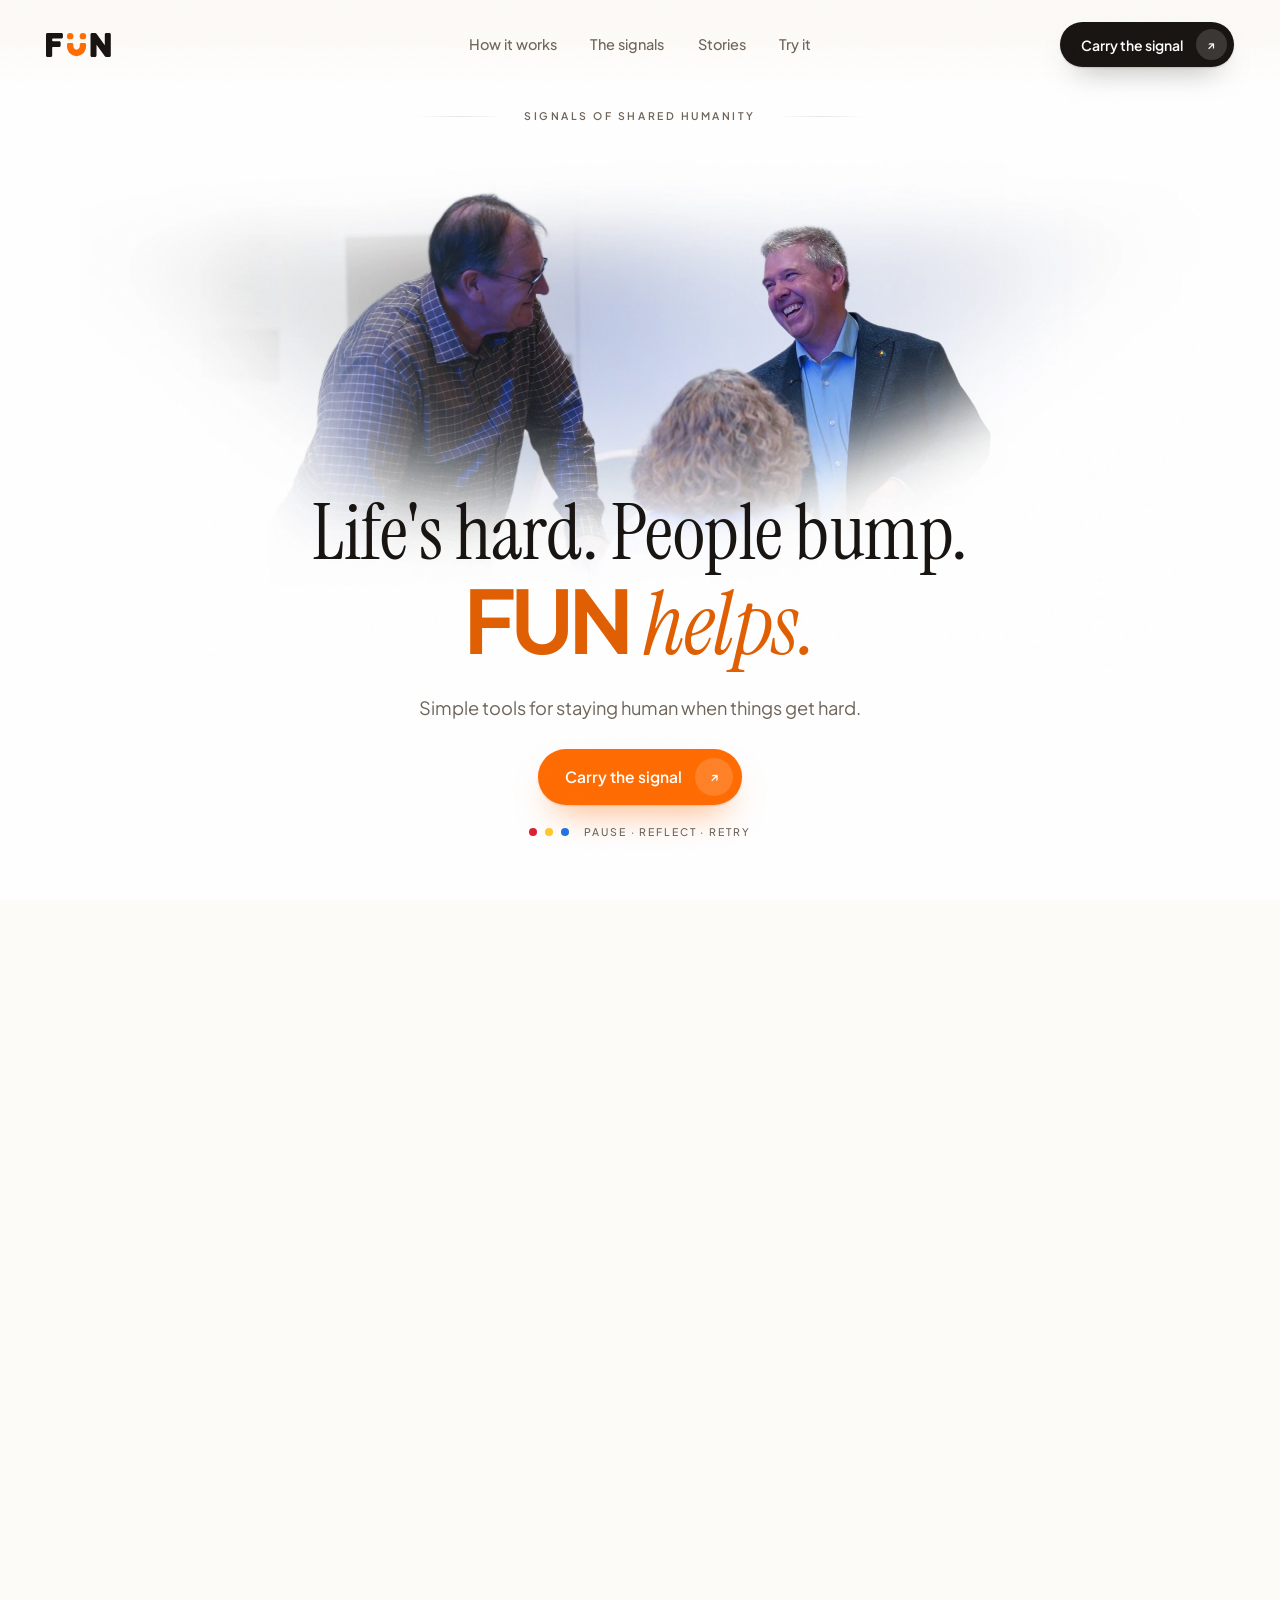
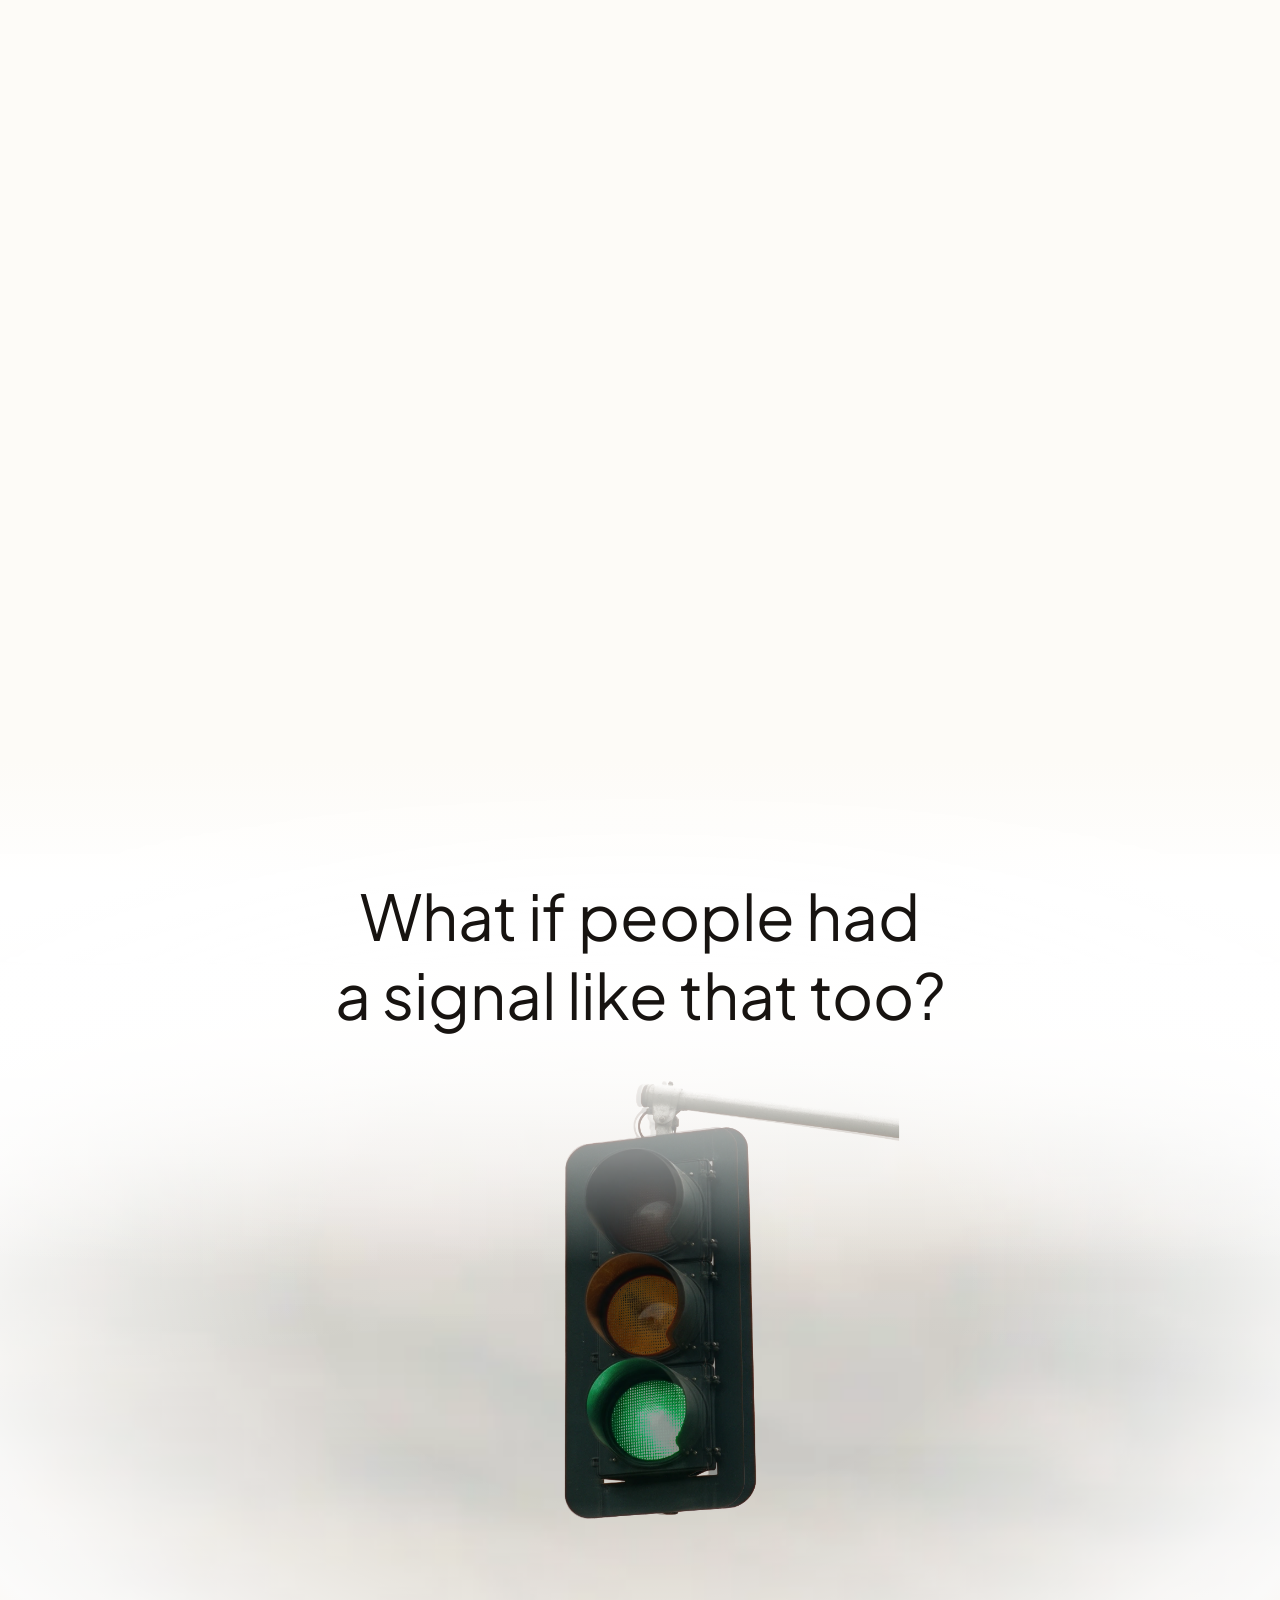
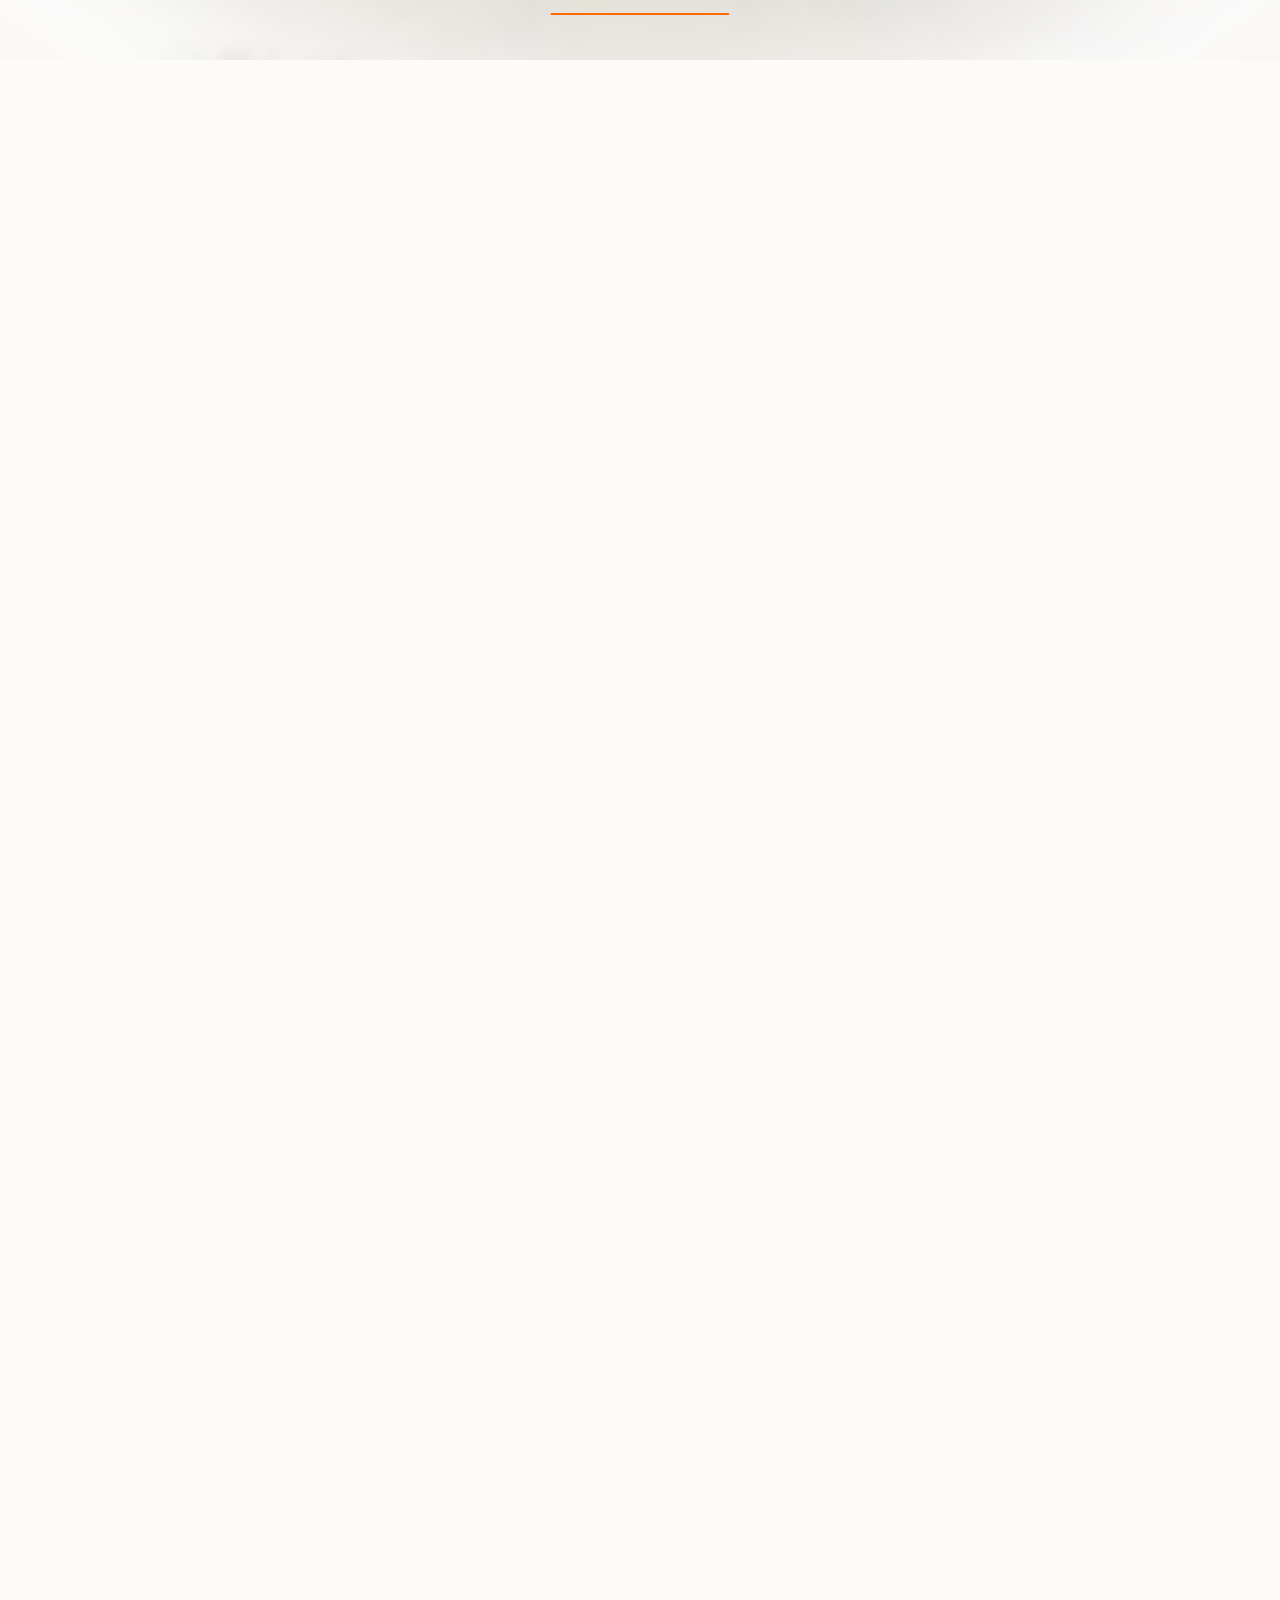
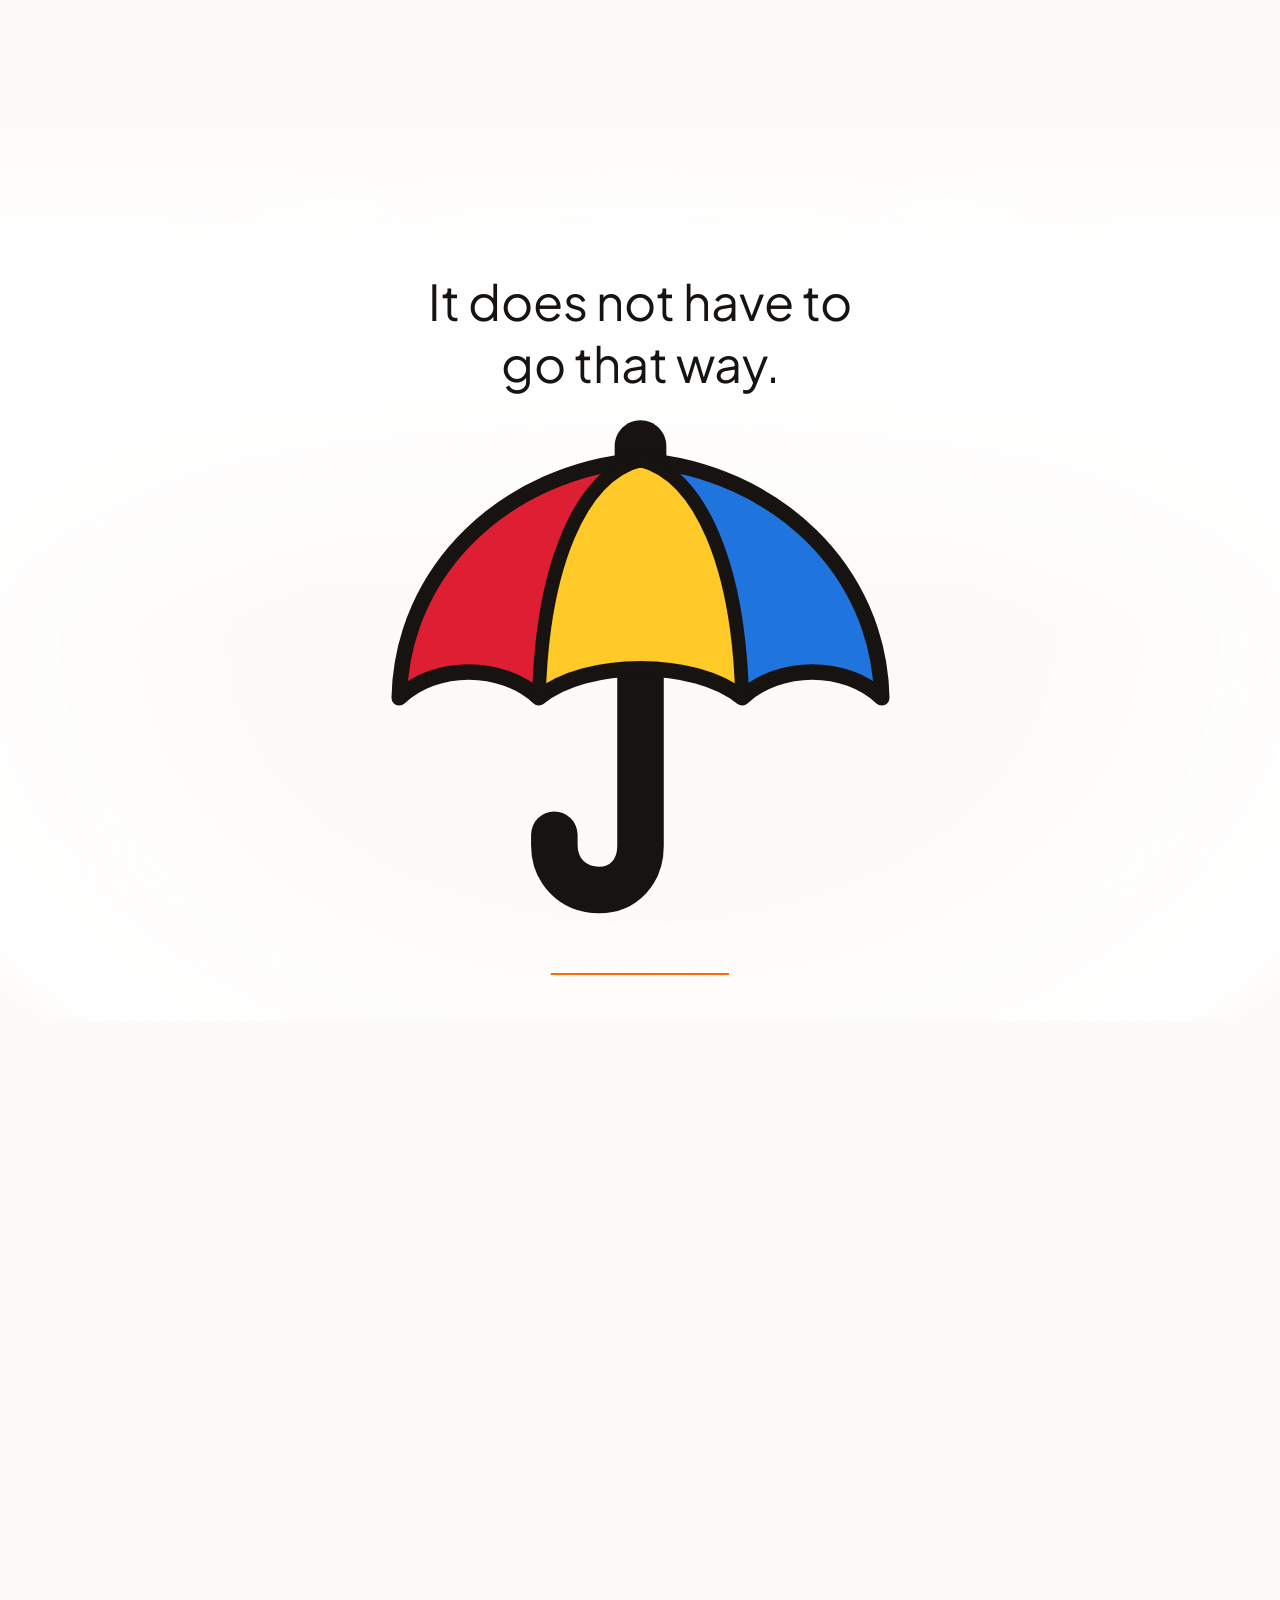
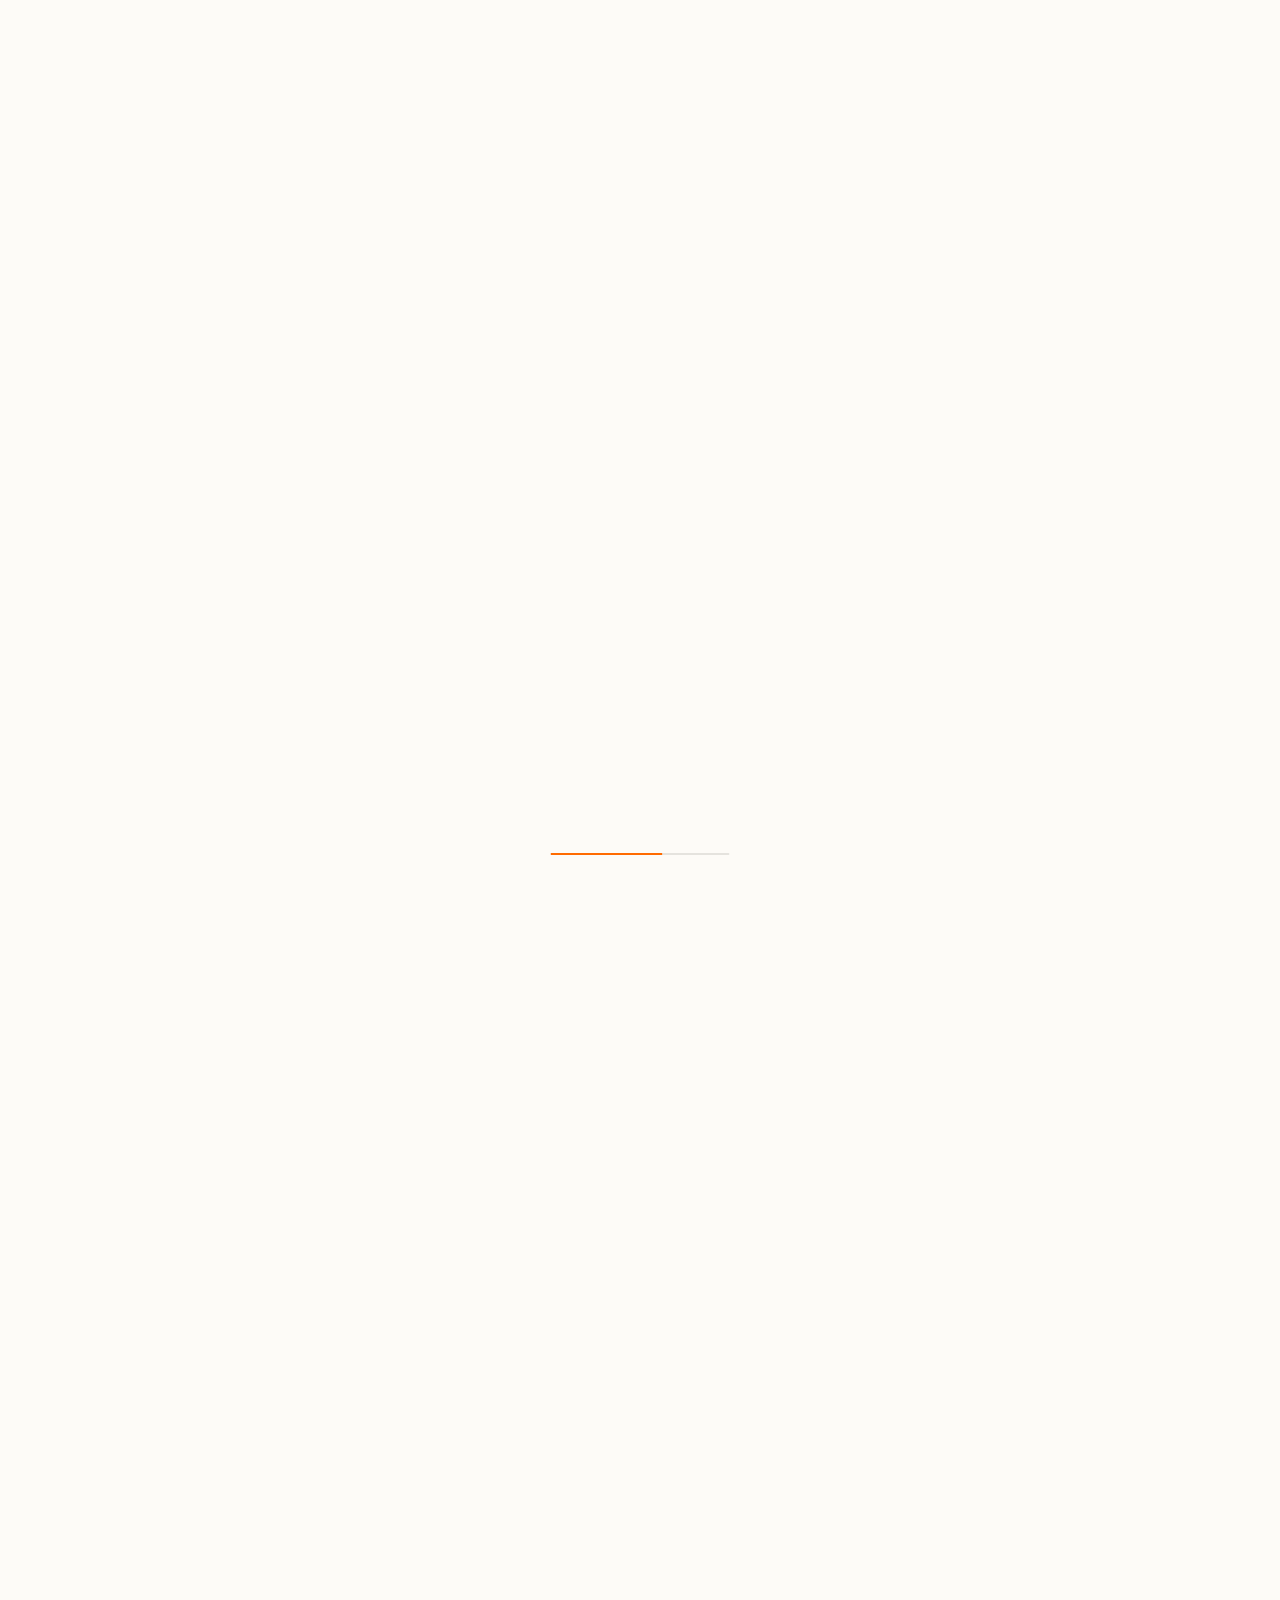
<file: index.html>
<!doctype html>
<html lang="en">
<head>
<meta charset="utf-8">
<meta name="viewport" content="width=device-width, initial-scale=1, viewport-fit=cover">
<title>FUN · Life's hard. People bump. FUN helps.</title>
<meta name="description" content="FUN is a small symbol for the moment things get hard. Pause. Reflect. Retry.">
<meta name="robots" content="noindex,nofollow">
<meta name="twitter:card" content="summary_large_image">
<meta property="og:image:height" content="630">
<meta property="og:image:width" content="1200">
<meta property="og:image" content="https://whyfun.org/assets/og.jpg">
<meta property="og:url" content="https://whyfun.org/">
<meta property="og:description" content="FUN is a small symbol for the moment things get hard. Pause. Reflect. Retry.">
<meta property="og:title" content="Life&#39;s hard. People bump. FUN helps.">
<meta property="og:site_name" content="FUN">
<meta property="og:type" content="website">
<link rel="canonical" href="https://whyfun.org/">
<link rel="icon" href="favicon.svg" type="image/svg+xml">
<link rel="preconnect" href="https://fonts.googleapis.com">
<link rel="preconnect" href="https://fonts.gstatic.com" crossorigin>
<link rel="stylesheet" href="https://fonts.googleapis.com/css2?family=Instrument+Serif:ital@0;1&family=Plus+Jakarta+Sans:wght@400;500;600;700&display=swap">
<link rel="stylesheet" href="site.css">
<style>

  /* -------------------------------------------------------------- hero */
  .hero { position:relative; min-height:100dvh; display:grid; place-items:center; overflow:hidden; padding:88px 20px 40px; }
  .hero .wrap { text-align:center; }
  .stage { position:relative; margin-top:-86px; }
  .photo { position:relative; width:min(1120px,100%); margin-inline:auto; }
  .photo::before {
    content:""; position:absolute; inset:-46% -34%;
    background:radial-gradient(76% 88% at 50% 48%, #fff 80%, rgba(255,255,255,.5) 92%, rgba(255,255,255,0) 100%);
    pointer-events:none;
  }
  .photo img { position:relative; display:block; width:100%; height:auto; }
  .head { position:relative; z-index:6; margin-top:-17%; }
  .l1 { display:block; font-size:clamp(2.6rem, 0.4rem + 5.6vw, 6.2rem); }
  .l2 { display:block; font-size:clamp(2.9rem, 0.4rem + 6.3vw, 7rem); margin-top:.02em; }
  .l2 b { font-family:var(--sans); font-weight:700; font-style:normal; letter-spacing:-.045em; color:var(--orange-type); }
  .l2 em { font-style:italic; color:var(--orange-type); }
  .sub { margin:24px auto 0; max-width:46ch; font-size:clamp(1rem, 0.9rem + 0.3vw, 1.2rem); line-height:1.6; color:var(--soft); }
  .act { margin-top:26px; display:flex; justify-content:center; }
  .signals { display:flex; align-items:center; justify-content:center; gap:8px; margin-top:22px; }
  .signals i { width:8px; height:8px; border-radius:50%; display:block; }
  .signals span { font:500 10.5px/1 var(--sans); letter-spacing:.18em; text-transform:uppercase; color:var(--soft); margin-left:7px; }
  @media (max-width:760px){ .head { margin-top:-10%; } .stage { margin-top:-40px; } }

  /* ------------------------------------------------------------- close */
  .closing { padding:clamp(90px,14vh,170px) 20px clamp(40px,6vh,70px); text-align:center; }
  .practice { margin-top:44px; display:grid; gap:16px; justify-items:center; }
  .practice[hidden] { display:none; }
  .pstep { display:flex; align-items:center; gap:16px; text-align:left; max-width:30rem; opacity:0; transform:translateY(10px); transition:opacity .6s var(--ease), transform .6s var(--ease); }
  .pstep.on { opacity:1; transform:none; }
  .pstep i { width:20px; height:20px; border-radius:50%; flex:none; display:block; }
  .pstep b { font-family:var(--serif); font-weight:400; font-size:1.25rem; }
  .pstep span { color:var(--soft); }

  .bezel { padding:10px; border-radius:30px; background:rgba(23,19,16,.035); box-shadow:inset 0 0 0 1px rgba(23,19,16,.06); }
  .bezel__in {
    border-radius:21px; overflow:hidden; position:relative; background:#fff;
    box-shadow:0 1px 2px rgba(60,40,20,.06), 0 30px 60px -30px rgba(60,40,20,.34), inset 0 1px 0 rgba(255,255,255,.7);
  }
  .bezel__in img, .bezel__in video { display:block; width:100%; height:auto; }

  /* hero entrance */
  .rv { display:inline-block; overflow:hidden; vertical-align:bottom; padding-bottom:.16em; margin-bottom:-.16em; }
  .rv > span { display:inline-block; transform:translateY(112%); opacity:0; filter:blur(7px); }
  .ready .rv > span {
    transform:none; opacity:1; filter:blur(0);
    transition:transform .95s var(--ease), opacity .8s var(--ease), filter .8s var(--ease);
    transition-delay:var(--d,0s);
  }
  .fade { opacity:0; transform:translateY(18px); filter:blur(9px); }
  .ready .fade {
    opacity:1; transform:none; filter:blur(0);
    transition:opacity .9s var(--ease), transform .9s var(--ease), filter .9s var(--ease);
    transition-delay:var(--d,0s);
  }
  .hero .photo img { opacity:0; transform:scale(1.035); filter:blur(14px); }
  .ready .hero .photo img {
    opacity:1; transform:none; filter:blur(0);
    transition:opacity 1.5s var(--ease), transform 1.8s var(--ease), filter 1.4s var(--ease);
    transition-delay:.05s;
  }
  @media (prefers-reduced-motion:reduce){
    .rv > span, .fade, .hero .photo img { opacity:1 !important; transform:none !important; filter:none !important; transition:none !important; }
  }
</style>
<link rel="stylesheet" href="scenes.css">
</head>
<body>
<div class="grain"></div>
<!-- the flat umbrella, drawn once and used wherever the mark appears -->
<svg width="0" height="0" style="position:absolute" aria-hidden="true">
  <defs>
    <symbol id="umbSym" viewBox="0 0 600 600">
      <path d="M300 298V506C300 536 280 557 252 557C221 557 200 534 200 505V493" fill="none" stroke="#171310" stroke-width="54" stroke-linecap="round" stroke-linejoin="round"/>
      <path d="M270 62V42C270 25.4 283.4 12 300 12C316.6 12 330 25.4 330 42V62Z" fill="#171310"/>
      <path d="M20 334C23 186 143 71 300 58C230 76 186 181 182 334C139 294 62 294 20 334Z" fill="#DD1E33"/>
      <path d="M300 58C230 76 186 181 182 334C236 289 364 289 418 334C414 181 370 76 300 58Z" fill="#FFC928"/>
      <path d="M300 58C370 76 414 181 418 334C461 294 538 294 580 334C577 186 457 71 300 58Z" fill="#1F74DD"/>
      <path d="M20 334C23 186 143 71 300 58C457 71 577 186 580 334C538 294 461 294 418 334C364 289 236 289 182 334C139 294 62 294 20 334Z" fill="none" stroke="#171310" stroke-width="18" stroke-linecap="round" stroke-linejoin="round"/>
      <path d="M300 58C230 76 186 181 182 334" fill="none" stroke="#171310" stroke-width="16" stroke-linecap="round"/>
      <path d="M300 58C370 76 414 181 418 334" fill="none" stroke="#171310" stroke-width="16" stroke-linecap="round"/>
    </symbol>
  </defs>
</svg>

<nav class="nav">
  <a class="brand fade" style="--d:.15s" href="#top" aria-label="FUN home">
    <svg viewBox="0 0 1080 400" role="img" aria-label="FUN">
      <path fill="#171310" d="M25 0 H257 C271 0 282 11 282 25 V66 C282 80 271 91 257 91 H115 C108 91 103 96 103 103 V126 C103 133 108 138 115 138 H220 C234 138 244 149 244 163 V210 C244 224 234 235 220 235 H115 C108 235 103 240 103 247 V375 C103 389 92 400 78 400 H25 C11 400 0 389 0 375 V25 C0 11 11 0 25 0 Z"/>
      <circle cx="403" cy="53" r="53" fill="#FF6B00"/><circle cx="615" cy="53" r="53" fill="#FF6B00"/>
      <path fill="#FF6B00" d="M375 165 C361 165 350 176 350 190 V218 C350 311 421 386 509 386 C597 386 668 311 668 218 V190 C668 176 657 165 643 165 H588 C574 165 563 176 563 190 V218 C563 251 539 279 509 279 C479 279 456 251 456 218 V190 C456 176 445 165 431 165 Z"/>
      <path fill="#171310" d="M767 0 H818 C828 0 836 4 842 13 L980 204 V25 C980 11 991 0 1005 0 H1055 C1069 0 1080 11 1080 25 V375 C1080 389 1069 400 1055 400 H1005 C995 400 987 396 981 387 L842 195 V375 C842 389 831 400 817 400 H767 C753 400 742 389 742 375 V25 C742 11 753 0 767 0 Z"/>
    </svg>
  </a>
  <span class="navlinks fade" style="--d:.2s">
    <a href="#pressure">How it works</a><a href="#signals">The signals</a><a href="#stories">Stories</a><a href="#try">Try it</a>
  </span>
  <span class="navend fade" style="--d:.25s">
    <a class="cta" href="join.html">Carry the signal <span class="cta__i" aria-hidden="true">↗</span></a>
  </span>
</nav>

<!-- ========================================================== HERO -->
<section class="hero" id="top">
  <div class="wrap">
    <p class="eyebrow fade" style="--d:.35s">Signals of shared humanity</p>
    <div class="stage">
      <figure class="photo">
        <img src="assets/hero-wide.webp" width="1920" height="1080"
             alt="Darren Nielson laughing with two guests at FUNFest 2025.">
      </figure>
      <div class="head">
        <h1>
          <span class="l1">
            <span class="rv" style="--d:.65s"><span>Life's hard.</span></span>
            <span class="rv" style="--d:.95s"><span>People bump.</span></span>
          </span>
          <span class="l2"><span class="rv" style="--d:1.3s"><span><b>FUN</b> <em>helps.</em></span></span></span>
        </h1>
        <p class="sub fade" style="--d:1.75s">Simple tools for staying human when things get hard.</p>
        <div class="act fade" style="--d:1.95s">
          <a class="cta cta--lg cta--orange" href="join.html">Carry the signal <span class="cta__i" aria-hidden="true">↗</span></a>
        </div>
        <div class="signals fade" style="--d:2.15s">
          <i style="background:var(--red)"></i><i style="background:var(--gold)"></i><i style="background:var(--blue)"></i>
          <span>Pause · Reflect · Retry</span>
        </div>
      </div>
    </div>
  </div>
</section>

<!-- ======================================================== NAMING -->
<section class="scene" data-scene data-len="340" id="mark">
  <div class="scene__pin"><div class="scene__inner">
    <div class="wm">
      <svg viewBox="0 0 1080 400" role="img" aria-label="FUN">
        <defs>
          <clipPath id="wmSmile"><rect class="wm-shutter" x="346" width="326"/></clipPath>
        </defs>
        <path class="wm-f" fill="#171310" d="M25 0 H257 C271 0 282 11 282 25 V66 C282 80 271 91 257 91 H115 C108 91 103 96 103 103 V126 C103 133 108 138 115 138 H220 C234 138 244 149 244 163 V210 C244 224 234 235 220 235 H115 C108 235 103 240 103 247 V375 C103 389 92 400 78 400 H25 C11 400 0 389 0 375 V25 C0 11 11 0 25 0 Z"/>
        <circle class="wm-dot" cx="403" cy="53" r="53" fill="#FF6B00"/>
        <circle class="wm-dot" cx="615" cy="53" r="53" fill="#FF6B00"/>
        <path class="wm-smile" clip-path="url(#wmSmile)" fill="#FF6B00" d="M375 165 C361 165 350 176 350 190 V218 C350 311 421 386 509 386 C597 386 668 311 668 218 V190 C668 176 657 165 643 165 H588 C574 165 563 176 563 190 V218 C563 251 539 279 509 279 C479 279 456 251 456 218 V190 C456 176 445 165 431 165 Z"/>
        <path class="wm-n" fill="#171310" d="M767 0 H818 C828 0 836 4 842 13 L980 204 V25 C980 11 991 0 1005 0 H1055 C1069 0 1080 11 1080 25 V375 C1080 389 1069 400 1055 400 H1005 C995 400 987 396 981 387 L842 195 V375 C842 389 831 400 817 400 H767 C753 400 742 389 742 375 V25 C742 11 753 0 767 0 Z"/>
      </svg>
    </div>
    <div class="beats" style="margin-top:38px">
      <div class="beat" data-beat=".56 1.01">
        <p class="wm-line">is a symbol to help you stay yourself<br>when things get hard.</p>
      </div>
    </div>
    <div class="scene__rail"><i></i></div>
  </div></div>
</section>



<!-- ====================================================== PRESSURE -->


<section class="scene scene--full" data-scene data-len="640" id="pressure">
  <div class="scene__pin"><div class="scene__inner">
    <div class="cam" id="lcam" data-shift="0.06" data-over="1.15">
      <div class="cam__world" id="lworld">
        <canvas class="cam__clip" id="clip" width="1280" height="710" role="img"
                aria-label="Two cars, both stopped, then both moving into the same intersection with no signal between them."></canvas>
        <div class="cam__fade" aria-hidden="true"></div>
        <!-- the traffic light, cut out of its own sky and hung over the
             intersection. it is the signal the scene is about to lose. -->
        <div class="light" id="light" aria-hidden="true">
          <img class="ls ls--g" src="assets/light-g.webp" width="900" height="912" alt="">
          <img class="ls ls--y" src="assets/light-y.webp" width="900" height="912" alt="">
          <img class="ls ls--r" src="assets/light-r.webp" width="900" height="912" alt="">
        </div>
      </div>
    </div>
    <div class="beats">
      <div class="beat" data-beat="0 .14"><p class="h2">You already know<br>what these mean.</p></div>
      <div class="beat" data-beat=".14 .30"><p class="h2">Nobody argues with a red light.</p></div>
      <div class="beat" data-beat=".30 .46"><p class="h2">Now take the signal away.</p></div>
      <div class="beat" data-beat=".46 .58"><p class="h2">Cars aren't the only thing<br>that crashes.</p></div>
      <div class="beat" data-beat=".58 .68"><p class="h2">So do our <span class="swap"><span class="swap__a">words.</span><span class="swap__b">actions.</span></span></p></div>
      <div class="beat" data-beat=".68 .80"><p class="h2">A red light doesn't stop<br>a car from crashing.</p></div>
      <div class="beat" data-beat=".80 .90"><p class="h2">It helps a person<br>choose to stop.</p></div>
      <div class="beat" data-beat=".90 1.01"><p class="h2">What if people had<br>a signal like that too?</p></div>
    </div>
    <div class="scene__rail"><i></i></div>
  </div></div>
</section>

<!-- ====================================== THE TURN: camera pull-back -->
<section class="scene scene--full" data-scene data-len="520" id="turn">
  <div class="scene__pin"><div class="scene__inner">
    <div class="cam" id="cam" data-shift="0.20" data-over="1.35">
      <div class="cam__world" id="world">
        <img class="cam__photo" src="assets/hero-clean.webp" width="1920" height="1080"
             alt="Darren Nielson laughing with two guests at FUNFest.">
        <div class="cam__fade" aria-hidden="true"></div>
        <!-- the real pin, placed where it sits on the lapel. the photograph
             carries no pin of its own, so this is the only one in the scene -->
        <img class="cam__pin" id="pin" src="assets/pin.webp" alt="">
      </div>
      <!-- the flat brand mark. it holds first, then becomes the object above. -->
      <div class="cam__flat" id="flat" aria-hidden="true">
        <svg viewBox="0 0 600 600">
          <path d="M300 298V506C300 536 280 557 252 557C221 557 200 534 200 505V493" fill="none" stroke="#171310" stroke-width="54" stroke-linecap="round" stroke-linejoin="round"/>
          <path d="M270 62V42C270 25.4 283.4 12 300 12C316.6 12 330 25.4 330 42V62Z" fill="#171310"/>
          <path d="M20 334C23 186 143 71 300 58C230 76 186 181 182 334C139 294 62 294 20 334Z" fill="#DD1E33"/>
          <path d="M300 58C230 76 186 181 182 334C236 289 364 289 418 334C414 181 370 76 300 58Z" fill="#FFC928"/>
          <path d="M300 58C370 76 414 181 418 334C461 294 538 294 580 334C577 186 457 71 300 58Z" fill="#1F74DD"/>
          <path d="M20 334C23 186 143 71 300 58C457 71 577 186 580 334C538 294 461 294 418 334C364 289 236 289 182 334C139 294 62 294 20 334Z" fill="none" stroke="#171310" stroke-width="18" stroke-linecap="round" stroke-linejoin="round"/>
          <path d="M300 58C230 76 186 181 182 334" fill="none" stroke="#171310" stroke-width="16" stroke-linecap="round"/>
          <path d="M300 58C370 76 414 181 418 334" fill="none" stroke="#171310" stroke-width="16" stroke-linecap="round"/>
        </svg>
      </div>
    </div>
    <div class="beats" style="margin-top:34px">
      <div class="beat" data-beat="0 .2"><p class="h2">This is FUN's signal.</p></div>
      <div class="beat" data-beat=".2 .42"><p class="h2">Small enough to wear.</p></div>
      <div class="beat" data-beat=".42 .72"><p class="h2">Pause. Reflect. Retry.</p></div>
      <div class="beat" data-beat=".72 1.01"><p class="h2">It does not have to<br>go that way.</p></div>
    </div>
    <div class="scene__rail"><i></i></div>
  </div></div>
</section>

<!-- ======================================================= SIGNALS -->
<section class="scene" data-scene data-len="260" id="signals">
  <div class="scene__pin"><div class="scene__inner">
    <div class="marks">
      <div class="mark3" data-mark="0">
        <!-- the real smile from the wordmark, framed on its own -->
        <svg viewBox="340 -12 340 412" aria-hidden="true">
          <circle cx="403" cy="53" r="53" fill="#FF6B00"/><circle cx="615" cy="53" r="53" fill="#FF6B00"/>
          <path fill="#FF6B00" d="M375 165 C361 165 350 176 350 190 V218 C350 311 421 386 509 386 C597 386 668 311 668 218 V190 C668 176 657 165 643 165 H588 C574 165 563 176 563 190 V218 C563 251 539 279 509 279 C479 279 456 251 456 218 V190 C456 176 445 165 431 165 Z"/>
        </svg>
        <b>Remember.</b>
      </div>
      <div class="mark3" data-mark="1">
        <svg viewBox="0 0 340 100" aria-hidden="true">
          <circle cx="50" cy="50" r="50" fill="#DD1E33"/><circle cx="170" cy="50" r="50" fill="#FFC928"/><circle cx="290" cy="50" r="50" fill="#1F74DD"/>
        </svg>
        <b>Reassure.</b>
      </div>
      <div class="mark3" data-mark="2">
        <svg viewBox="0 0 600 600" aria-hidden="true"><use href="#umbSym"/></svg>
        <b>Represent.</b>
      </div>
    </div>
    <div class="scene__rail"><i></i></div>
  </div></div>
</section>

<!-- ======================================================= STORIES -->
<section class="scene" data-scene data-len="460" id="stories">
  <div class="scene__pin"><div class="scene__inner">
    <div class="beats">
      <div class="beat" data-beat="0 .12">
        <p class="kicker">Follow a signal</p>
        <h2 class="h2">Find a story.</h2>
        <p class="lede" style="margin-top:26px">These are real people at a real FUNFest. Every one of them had a hard week too.</p>
      </div>
      <figure class="beat shot" data-beat=".12 .245"><div class="bezel"><div class="bezel__in"><img src="assets/story-1.webp" width="960" height="720" alt="A hotel ballroom filling with families at round tables."></div></div><figcaption>The room fills. FUNFest 2025.</figcaption></figure>
      <figure class="beat shot" data-beat=".245 .37"><div class="bezel"><div class="bezel__in"><img src="assets/story-2.webp" width="960" height="720" alt="A speaker on stage with a microphone in front of a Mission Possible banner."></div></div><figcaption>Someone names the idea out loud.</figcaption></figure>
      <figure class="beat shot" data-beat=".37 .495"><div class="bezel"><div class="bezel__in"><img src="assets/story-3.webp" width="960" height="720" alt="A young woman in a cap smiling at the camera under blue stage light."></div></div><figcaption>It lands on a person.</figcaption></figure>
      <figure class="beat shot" data-beat=".495 .62"><div class="bezel"><div class="bezel__in"><img src="assets/story-4.webp" width="960" height="720" alt="Two men laughing together mid conversation."></div></div><figcaption>Two people, one joke.</figcaption></figure>
      <figure class="beat shot" data-beat=".62 .745"><div class="bezel"><div class="bezel__in"><img src="assets/story-5.webp" width="960" height="720" alt="Two people bumping fists and smiling in front of a FUN Armigos banner."></div></div><figcaption>A bump that goes the other way.</figcaption></figure>
      <figure class="beat shot" data-beat=".745 .87"><div class="bezel"><div class="bezel__in"><img src="assets/story-6.webp" width="960" height="720" alt="A teenager grinning while holding up a boxed watch he has just been given."></div></div><figcaption>A watch, won, and shown off immediately.</figcaption></figure>
      <figure class="beat shot" data-beat=".87 1.01"><div class="bezel"><div class="bezel__in"><img src="assets/story-7.webp" width="960" height="720" alt="The ballroom stage and banner seen from the back of the room."></div></div><figcaption>The same room, later.</figcaption></figure>
    </div>
    <div class="scene__rail"><i></i></div>
  </div></div>
</section>

<!-- ================================== THE STILL BEAT: no motion at all -->
<section class="still" id="serious">
  <div class="narrow">
    <p class="still__line">Not every bump is small.</p>
    <p class="still__line">Some hurt. Some need real help,<br>not just a signal.</p>
  </div>
</section>

<!-- ====================================== WARMTH RETURNS: the row moves -->
<section class="scene" data-scene data-len="300" id="glad">
  <div class="scene__pin">
    <div class="gladline"><p class="h2">I'm glad that I<br>bumped into you.</p></div>
    <div class="gladrail" id="gladrail">
      <img src="assets/story-4.webp" width="960" height="720" alt="Two men laughing together mid conversation.">
      <img src="assets/story-5.webp" width="960" height="720" alt="Two people bumping fists and smiling.">
      <img src="assets/story-6.webp" width="960" height="720" alt="A teenager grinning while holding up a boxed watch.">
      <img src="assets/story-3.webp" width="960" height="720" alt="A young woman in a cap smiling at the camera.">
      <img src="assets/story-1.webp" width="960" height="720" alt="A ballroom filling with families at round tables.">
    </div>
    <div class="scene__rail"><i></i></div>
  </div>
</section>

<!-- ============================================= THE MAP: a drawn vision -->
<section class="scene scene--full" data-scene data-len="400" id="map">
  <div class="scene__pin"><div class="scene__inner">
    <div class="cam" id="mcam" data-shift="0.02" data-over="1.7">
      <div class="cam__world" id="mworld">
        <div class="globe">
          <picture>
            <source media="(max-width:760px)" srcset="assets/globe-m.webp">
            <img src="assets/globe.webp" width="2000" height="1111"
                 alt="A globe turned to the United States, with small umbrella marks appearing across the country, each sending out one ring.">
          </picture>
          <svg class="mapmarks" viewBox="0 0 2736 1520" preserveAspectRatio="xMidYMid slice" aria-hidden="true"><g class="map-pins"></g></svg>
        </div>
        <div class="cam__fade" aria-hidden="true"></div>
      </div>
    </div>
    <div class="beats">
      <div class="beat" data-beat="0 .3"><p class="h2">Imagine this.</p></div>
      <div class="beat" data-beat=".3 1.01"><p class="h2">Everywhere pressure<br>shows up.</p></div>
    </div>
    <div class="scene__rail"><i></i></div>
  </div></div>
</section>

<!-- ================================== THE ASK: three questions, answered -->
<section class="band ask" id="try">
  <div class="narrow center">
    <p class="eyebrow">Try it once</p>
    <h2 class="h2" style="margin-top:26px">Think of a bump<br>you had this week.</h2>
    <p class="lede" style="margin:26px auto 0;max-width:40ch">Nothing is saved. Nothing is sent. This is just for you.</p>

    <form class="qform" id="qform" novalidate>
      <div class="q" data-q="0">
        <span class="q__dot" style="background:var(--red)"></span>
        <label for="q1">What pressure did I feel?</label>
        <textarea id="q1" rows="2" placeholder="Rushed. Embarrassed. Not listened to."></textarea>
        <button class="cta q__next" type="button">Next <span class="cta__i" aria-hidden="true">↓</span></button>
      </div>
      <div class="q" data-q="1">
        <span class="q__dot" style="background:var(--gold)"></span>
        <label for="q2">What might I be missing about them?</label>
        <textarea id="q2" rows="2" placeholder="Maybe they were carrying something too."></textarea>
        <button class="cta q__next" type="button">Next <span class="cta__i" aria-hidden="true">↓</span></button>
      </div>
      <div class="q" data-q="2">
        <span class="q__dot" style="background:var(--blue)"></span>
        <label for="q3">What can I try next?</label>
        <textarea id="q3" rows="2" placeholder="Ask one more question before I answer."></textarea>
        <button class="cta q__next" type="button">Done <span class="cta__i" aria-hidden="true">✓</span></button>
      </div>
      <div class="q q--done" data-q="3">
        <div class="qdone">
          <span class="qdots"><i style="background:var(--red)"></i><i style="background:var(--gold)"></i><i style="background:var(--blue)"></i></span>
          <p class="h2" style="font-size:clamp(1.7rem, 1rem + 1.8vw, 2.8rem)">That was it.<br>Pause. Reflect. Retry.</p>
          <p class="lede" style="margin-top:20px">You just did the whole thing. It takes about a minute, and it works in a hallway.</p>
        </div>
      </div>
    </form>
  </div>
</section>

<!-- ==================================================== ASPIRATION -->
<section class="scene" data-scene data-len="220" id="hope">
  <div class="scene__pin"><div class="scene__inner">
    <div class="beats">
      <div class="beat" data-beat="0 .36"><h2 class="h2">Not a movement.</h2></div>
      <div class="beat" data-beat=".36 .68"><p class="h2">Just more people<br>who know.</p></div>
      <div class="beat" data-beat=".68 1.01"><p class="lede" style="font-size:clamp(1.15rem, 1rem + .7vw, 1.7rem)">More people who know what the umbrella means, so that when things get hard, somebody in the room has a word for it.</p></div>
    </div>
    <div class="scene__rail"><i></i></div>
  </div></div>
</section>

<!-- ========================================================= CARRY -->
<section class="closing" id="carry">
  <div class="narrow">
    <svg class="closepin" viewBox="0 0 600 600" role="img" aria-label="The FUN umbrella."><use href="#umbSym"/></svg>
    <p class="eyebrow">Carry the signal</p>
    <h2 class="h2" style="margin-top:26px">Wear it, draw it,<br>or just remember it.</h2>
    <p class="lede" style="margin:26px auto 0; max-width:42ch">It does not prove anything about you. It only says what you intend.</p>
    <div class="act" style="margin-top:36px">
      <a class="cta cta--lg cta--orange" href="join.html">Carry the signal <span class="cta__i" aria-hidden="true">↗</span></a>
    </div>
    <p class="quietlink"><a href="#" id="donate">or support FUN directly</a></p>
  </div>
  <footer class="foot">
    <p>FUN NGO Inc. · <a href="legal/privacy.html">Privacy</a> · <a href="legal/terms.html">Terms</a> · <a href="legal/accessibility.html">Accessibility</a></p>
  </footer>
</section>

<script>
(function () {
  var reduce = matchMedia("(prefers-reduced-motion: reduce)").matches;
  var clamp01 = function (v) { return v < 0 ? 0 : v > 1 ? 1 : v; };
  var smooth  = function (t) { return t * t * (3 - 2 * t); };
  var lerp    = function (a, b, t) { return a + (b - a) * t; };

  /* hero entrance */
  addEventListener("load", function () { requestAnimationFrame(function () { document.body.classList.add("ready"); }); });
  setTimeout(function () { document.body.classList.add("ready"); }, 900);

  /* give every scene its height from data-len, so pacing is authored in one place */
  var scenes = [].slice.call(document.querySelectorAll("[data-scene]")).map(function (el) {
    if (!reduce) el.style.height = (el.getAttribute("data-len") || 300) + "vh";
    return {
      el: el,
      rail: el.querySelector(".scene__rail i"),
      beats: [].slice.call(el.querySelectorAll(".beat")).map(function (b) {
        var a = b.getAttribute("data-beat").split(" ");
        return { el: b, from: parseFloat(a[0]), to: parseFloat(a[1]) };
      })
    };
  });

  /* The pressure clip is a frame sequence drawn to a canvas. It scrubs the
     same on every device, phones included, and never waits on a video seek.
     Frame 1 loads at once, so the stopped cars are there before the scene;
     the rest load as the scene comes into reach. */
  var clip = document.getElementById("clip");
  var clipScene = document.getElementById("pressure");
  var ctx2d = clip && clip.getContext && clip.getContext("2d");
  var narrowScreen = matchMedia("(max-width: 760px)").matches;
  var FR = { dir: narrowScreen ? "assets/frames/m/" : "assets/frames/d/", n: 101, w: narrowScreen ? 720 : 1280, h: narrowScreen ? 400 : 710 };
  var frames = [], framesStarted = false, drawnIdx = -1, haveT = 0;
  if (clip) { clip.width = FR.w; clip.height = FR.h; }
  addEventListener("load", function () { setTimeout(function () { loadFrames(); }, 3500); });
  function pad3(i) { return (i < 10 ? "00" : i < 100 ? "0" : "") + i; }
  function drawFrame(i) {
    if (!ctx2d) return;
    var j = i, k = 0;
    /* nearest loaded frame, so a half-loaded sequence still scrubs */
    while (!frames[j] && k < 12) { k++; j = k % 2 ? i - ((k + 1) >> 1) : i + (k >> 1); }
    if (!frames[j] || j === drawnIdx) return;
    ctx2d.drawImage(frames[j], 0, 0, FR.w, FR.h);
    drawnIdx = j;
  }
  function loadFrame(i, then) {
    var im = new Image();
    im.decoding = "async";
    im.onload = function () { frames[i] = im; if (then) then(i); };
    im.src = FR.dir + pad3(i + 1) + ".webp";
  }
  function loadFrames() {
    if (framesStarted) return;
    framesStarted = true;
    for (var i = 1; i < FR.n; i++) loadFrame(i, function (i) { if (drawnIdx < 0 || Math.abs(i - drawnIdx) <= 1) drawFrame(Math.max(0, drawnIdx)); });
  }
  if (clip) loadFrame(0, function () { drawFrame(0); });

  /* the camera: photograph and pin share one world, so the pin cannot drift */
  var cam = document.getElementById("cam"), world = document.getElementById("world");
  var pinEl = document.getElementById("pin"), flatEl = document.getElementById("flat");
  var flatSvg = flatEl && flatEl.querySelector("svg");
  var photoEl = cam && cam.querySelector(".cam__photo");
  var camBeats = cam && cam.parentNode.querySelector(".beats");
  var navEl = document.querySelector(".nav");
  /* decode the camera images at load so the first scroll into the scene is
     not also paying for a 1920x1080 decode on the scroll path */
  [photoEl, pinEl, document.querySelector("#map .globe img")].forEach(function (im) { if (im && im.decode) im.decode().catch(function () {}); });
  /* where the pin sits on the lapel, measured from the frame that had it baked
     in. the photograph used here is the same frame without it. */
  var LX = 0.7170, LY = 0.4815, PINW = 0.0080;
  var camP = 0;

  /* The frame is fitted inside the safe area: under the nav, above the copy,
     inside a small gutter. Nothing that matters can be cropped on any window,
     and the frame's own feather takes it into the page. The safe area's
     centre comes back with it: every close-up is aimed there. Re-fitted only
     when the window or the copy changes size. */
  var fitStamp = 0;
  function fitWorld(camEl, worldEl, beatsEl, memo) {
    var W = camEl.clientWidth, H = camEl.clientHeight;
    if (memo.W === W && memo.H === H && !memo.dirty) return memo;
    var navB = navEl ? navEl.getBoundingClientRect().bottom : 84;
    document.documentElement.style.setProperty("--navB", navB.toFixed(1) + "px");
    /* the copy leads, under the nav, and the frame hangs directly from it:
       its top edge is tucked a little under the words (data-shift, a share
       of its height that is feather or sky anyway), so word and picture read
       as one thing. On a phone the photo and the globe are cut closer
       (data-over) so they fill the width instead of sitting small. */
    var shift = +(camEl.getAttribute("data-shift") || 0), over = +(camEl.getAttribute("data-over") || 1);
    var narrow = W < 760;
    var top = reduce ? 0 : (beatsEl ? beatsEl.offsetTop + beatsEl.offsetHeight + 10 : H * 0.34);
    var bottom = reduce ? H : H - 28;
    var gutter = narrow ? 0 : Math.max(20, W * 0.04);
    var ar = 16 / 9, safeW = W - 2 * gutter, safeH = Math.max(bottom - top, 120);
    var ih = Math.min(safeH * (reduce ? 1 : 1.12), (narrow ? over : 1) * safeW / ar), iw = ih * ar;
    var ox = (W - iw) / 2, oy = reduce ? top + (safeH - ih) / 2 : top - shift * ih;
    worldEl.style.left = ox + "px"; worldEl.style.top = oy + "px";
    worldEl.style.width = iw + "px"; worldEl.style.height = ih + "px";
    camEl.style.setProperty("--safe-t", top.toFixed(1) + "px");
    camEl.style.setProperty("--safe-b", (H - bottom).toFixed(1) + "px");
    camEl.style.setProperty("--flat", Math.round(Math.min(safeH * 0.88, 520, W * 0.62)) + "px");
    memo.W = W; memo.H = H; memo.iw = iw; memo.ih = ih; memo.ox = ox; memo.oy = oy; memo.top = top;
    memo.cx = W / 2; memo.cy = top + safeH / 2; memo.safeH = safeH; memo.dirty = false;
    memo.stamp = ++fitStamp;
    return memo;
  }
  var camMemo = { W: 0, H: 0, dirty: true }, lMemo = { W: 0, H: 0, dirty: true }, mMemo = { W: 0, H: 0, dirty: true };
  function refit() { camMemo.dirty = true; lMemo.dirty = true; mMemo.dirty = true; }
  addEventListener("resize", refit);
  addEventListener("load", refit);
  if (document.fonts && document.fonts.ready) document.fonts.ready.then(refit);

  var camStamp = -1, ZMAX = 40, FCX = 0, FCY = 0;
  function setVar(el, name, v) { if (el.__v !== v) { el.style.setProperty(name, v); el.__v = v; } }

  function progressOf(el) {
    var r = el.getBoundingClientRect();
    var travel = r.height - innerHeight;
    return travel > 0 ? clamp01(-r.top / travel) : (r.top < 0 ? 1 : 0);
  }

  function frame() {
    for (var i = 0; i < scenes.length; i++) {
      var s = scenes[i];
      var r = s.el.getBoundingClientRect();
      if (r.bottom < -200 || r.top > innerHeight + 200) continue;
      var p = progressOf(s.el);
      s.el.style.setProperty("--p", p.toFixed(4));
      if (s.rail) s.rail.style.transform = "scaleX(" + p.toFixed(4) + ")";
      for (var j = 0; j < s.beats.length; j++) {
        var b = s.beats[j];
        var on = p >= b.from && p < b.to;
        b.el.classList.toggle("on", on);
        b.el.classList.toggle("past", !on && p >= b.to);
      }
    }

    if (world && cam && reduce) {
      fitWorld(cam, world, camBeats, camMemo);
    } else if (world && cam) {
      var rawP = progressOf(document.getElementById("turn"));
      /* the camera is eased toward the scroll position rather than snapped to
         it, so a wheel notch becomes a glide instead of a jump */
      camP = lerp(camP, rawP, 0.14);
      var p = camP;
      var L = fitWorld(cam, world, camBeats, camMemo);
      /* the close-up is the flat mark's own size, so one becomes the other in place */
      if (L.stamp !== camStamp && flatSvg) {
        var fr = flatSvg.getBoundingClientRect(), cr = cam.getBoundingClientRect(), fw = Math.min(fr.width, fr.height);
        ZMAX = Math.max(8, fw * 0.92 / (PINW * L.iw));
        /* the pin close-up sits exactly where the flat mark sits */
        FCX = fr.left + fr.width / 2 - cr.left; FCY = fr.top + fr.height / 2 - cr.top;
        camStamp = L.stamp;
      }

      /* 1. the flat mark holds, then becomes the object */
      var becomes = smooth(clamp01((p - 0.13) / 0.11));
      if (flatEl)  flatEl.style.opacity = (1 - becomes).toFixed(3);
      if (photoEl) photoEl.style.opacity = becomes.toFixed(3);

      /* 2. the camera holds close, pulls back, holds wide */
      var k = smooth(clamp01((p - 0.24) / 0.58));
      var Z = lerp(ZMAX, 1, k);
      var tx = lerp(FCX - L.ox - ZMAX * LX * L.iw, 0, k);
      var ty = lerp(FCY - L.oy - ZMAX * LY * L.ih, 0, k);
      world.style.transform = "translate(" + tx.toFixed(1) + "px," + ty.toFixed(1) + "px) scale(" + Z.toFixed(3) + ")";
      if (photoEl) photoEl.style.filter = "blur(" + (lerp(0.5, 0, smooth(clamp01(k / 0.4)))).toFixed(3) + "px)";
      /* the viewport feather carries the close-up and eases off as the frame
         takes over its own edges */
      setVar(cam, "--vig", lerp(1, 0.35, k).toFixed(3));

      /* 3. the pin is the camera's own, all the way out */
      if (pinEl) pinEl.style.opacity = becomes.toFixed(3);
      /* 4. on the way out the whole frame eases back and aside, making room */
      var drift = smooth(clamp01((p - 0.90) / 0.10));
      var driftT = drift > 0 ? "translateX(" + (-6 * drift).toFixed(2) + "%) scale(" + (1 - 0.10 * drift).toFixed(3) + ")" : "";
      if (driftT !== cam.__lastT) { cam.style.transform = driftT; cam.__lastT = driftT; }
    }

    sceneExtras();

    lightScene();
    requestAnimationFrame(frame);
  }
  requestAnimationFrame(frame);

  /* ---------------------------------------------- the wordmark assembles */
  var markScene = document.getElementById("mark");
  var pressScene = document.getElementById("pressure");
  var gladRail = document.getElementById("gladrail");
  var gladScene = document.getElementById("glad");

  /* the map's marks are drawn once, then lit one at a time */
  var mapG = document.querySelector(".map-pins");
  var mapPins = [];
  if (mapG) {
    /* placed on the globe render's own pixels (2736x1520), scattered on
       purpose so the reveal does not sweep across in one direction */
    var spots = [[1380,640],[1088,500],[1530,720],[1220,760],[1450,580],[1150,630],[1605,670],[1305,600],[1095,750],[1480,830],[1300,510],[1450,760],[1090,670],[1370,550],[1225,680],[1592,612],[1280,790],[1140,550],[1530,630],[1390,810],[1215,500],[1450,670],[1085,580],[1550,810],[1370,730],[1150,720],[1305,690],[1540,870],[1230,600]];
    var NS = "http://www.w3.org/2000/svg", XL = "http://www.w3.org/1999/xlink";
    spots.forEach(function (s) {
      var place = document.createElementNS(NS, "g");
      place.setAttribute("transform", "translate(" + s[0] + "," + s[1] + ")");
      var g = document.createElementNS(NS, "g");
      g.setAttribute("class", "map-pin");
      var ring = document.createElementNS(NS, "circle");
      ring.setAttribute("class", "map-ring"); ring.setAttribute("r", "40");
      var u = document.createElementNS(NS, "use");
      u.setAttribute("href", "#umbSym"); u.setAttributeNS(XL, "xlink:href", "#umbSym");
      u.setAttribute("x", "-34"); u.setAttribute("y", "-34"); u.setAttribute("width", "68"); u.setAttribute("height", "68");
      g.appendChild(ring); g.appendChild(u);
      place.appendChild(g); mapG.appendChild(place); mapPins.push(g);
    });
  }
  var mapScene = document.getElementById("map");
  var mcam = document.getElementById("mcam"), mworld = document.getElementById("mworld");
  var mBeats = mcam && mcam.parentNode.querySelector(".beats");
  var markEls = [].slice.call(document.querySelectorAll(".mark3"));
  var markScene3 = document.getElementById("signals");

  /* ------------------------------- the signal, then the loss of it */
  var lcam = document.getElementById("lcam"), lworld = document.getElementById("lworld"), lightEl = document.getElementById("light");
  var lBeats = lcam && lcam.parentNode.querySelector(".beats");
  var lP = 0, lStamp = -1, LZ = 3.6, lAX = 0, lAY = 0, lH = 1;
  function lightScene() {
    if (!lcam || !lworld || !lightEl) return;
    /* the rest of the frames load as the scene comes within reach */
    if (!framesStarted && clipScene.getBoundingClientRect().top < innerHeight * 2.5) loadFrames();
    var raw = progressOf(clipScene);
    lP = reduce ? raw : lerp(lP, raw, 0.14);
    var p = lP, L = fitWorld(lcam, lworld, lBeats, lMemo), s = lightEl.style;
    /* the close-up frames the whole light inside the safe area, whatever the
       window's shape, so no lamp is ever off the top */
    if (L.stamp !== lStamp) {
      lAX = lightEl.offsetLeft + lightEl.offsetWidth * 0.478;
      lAY = lightEl.offsetTop + lightEl.offsetHeight * 0.493;
      var lh = Math.max(1, lightEl.offsetHeight), lw = Math.max(1, lightEl.offsetWidth);
      LZ = Math.min(L.safeH * 0.92 / lh, L.H * 0.62 / lh, (L.W - 40) * 0.86 / lw);
      lH = lh;
      lStamp = L.stamp;
    }

    /* the light runs green, then amber, then red, as the camera pulls out */
    var toY = smooth(clamp01((p - 0.12) / 0.05)), toR = smooth(clamp01((p - 0.25) / 0.05));
    /* amber lays over green, red lays over both: each state is a full image */
    s.setProperty("--ly", toY.toFixed(3));
    s.setProperty("--lr", toR.toFixed(3));

    /* camera: close on the lamps, out to the whole intersection */
    if (!reduce) {
      var k = smooth(clamp01((p - 0.08) / 0.30));
      var Z = lerp(LZ, 1, k);
      /* close, the light hangs right under the words */
      var tx = lerp(L.cx - L.ox - LZ * lAX, 0, k), ty = lerp(L.top + 16 + LZ * lH / 2 - L.oy - LZ * lAY, 0, k);
      lworld.style.transform = "translate(" + tx.toFixed(1) + "px," + ty.toFixed(1) + "px) scale(" + Z.toFixed(3) + ")";
      if (clip) clip.style.filter = "blur(" + (lerp(0.45, 0, smooth(clamp01(k / 0.5)))).toFixed(3) + "px)";
      setVar(lcam, "--vig", lerp(1, 0.35, k).toFixed(3));
    }

    /* then the signal is taken away */
    s.opacity = (1 - smooth(clamp01((p - 0.40) / 0.08))).toFixed(3);

    /* and the cars go. the last frame is the closest approach, and it holds. */
    if (clip) {
      var want = clamp01((p - 0.46) / 0.34);
      haveT = reduce ? want : lerp(haveT, want, 0.18);
      drawFrame(Math.round(haveT * (FR.n - 1)));
    }
    /* the one word that changes under the reader */
    clipScene.style.setProperty("--sw", smooth(clamp01((p - 0.625) / 0.028)).toFixed(3));
  }

  function sceneExtras() {
    if (markScene) {
      var p = progressOf(markScene), s = markScene.style;
      s.setProperty("--d1", smooth(clamp01((p - 0.06) / 0.12)).toFixed(3));
      s.setProperty("--d2", smooth(clamp01((p - 0.16) / 0.22)).toFixed(3));
      s.setProperty("--d3", smooth(clamp01((p - 0.34) / 0.20)).toFixed(3));
    }
    if (markScene3 && markEls.length) {
      var mp = progressOf(markScene3);
      markEls.forEach(function (el, i) { el.classList.toggle("on", mp > 0.12 + i * 0.2); });
    }
    if (gladRail && gladScene && !reduce) {
      var gp = progressOf(gladScene);
      var over = gladRail.scrollWidth - innerWidth;
      if (over > 0) gladRail.style.transform = "translateX(" + (-over * gp).toFixed(1) + "px)";
    }
    if (mcam && mworld) fitWorld(mcam, mworld, mBeats, mMemo);
    if (mapScene && mapPins.length) {
      var mp0 = progressOf(mapScene);
      /* the page pulls back like a camera lifting, then the marks come */
      mapScene.style.setProperty("--lift", smooth(clamp01(mp0 / 0.28)).toFixed(3));
      var kp = clamp01((mp0 - 0.24) / 0.62);
      var lit = Math.round(kp * mapPins.length);
      for (var i = 0; i < mapPins.length; i++) mapPins[i].classList.toggle("on", i < lit);
    }
  }

  /* the three questions, answered in place. nothing leaves the browser. */
  (function () {
    var form = document.getElementById("qform");
    if (!form) return;
    var qs = [].slice.call(form.querySelectorAll(".q"));
    var at = 0;
    function show(i) {
      at = i;
      qs.forEach(function (q, n) { q.classList.toggle("on", n === i); });
      var ta = qs[i].querySelector("textarea");
      if (ta) setTimeout(function () { ta.focus({ preventScroll: true }); }, 380);
    }
    qs.forEach(function (q) {
      var next = q.querySelector(".q__next");
      if (next) next.addEventListener("click", function () { show(Math.min(at + 1, qs.length - 1)); });
      var ta = q.querySelector("textarea");
      if (ta) ta.addEventListener("keydown", function (e) {
        if (e.key === "Enter" && (e.metaKey || e.ctrlKey)) { e.preventDefault(); show(Math.min(at + 1, qs.length - 1)); }
      });
    });
    show(0);
  })();

})();
</script>
</body>
</html>
</file>
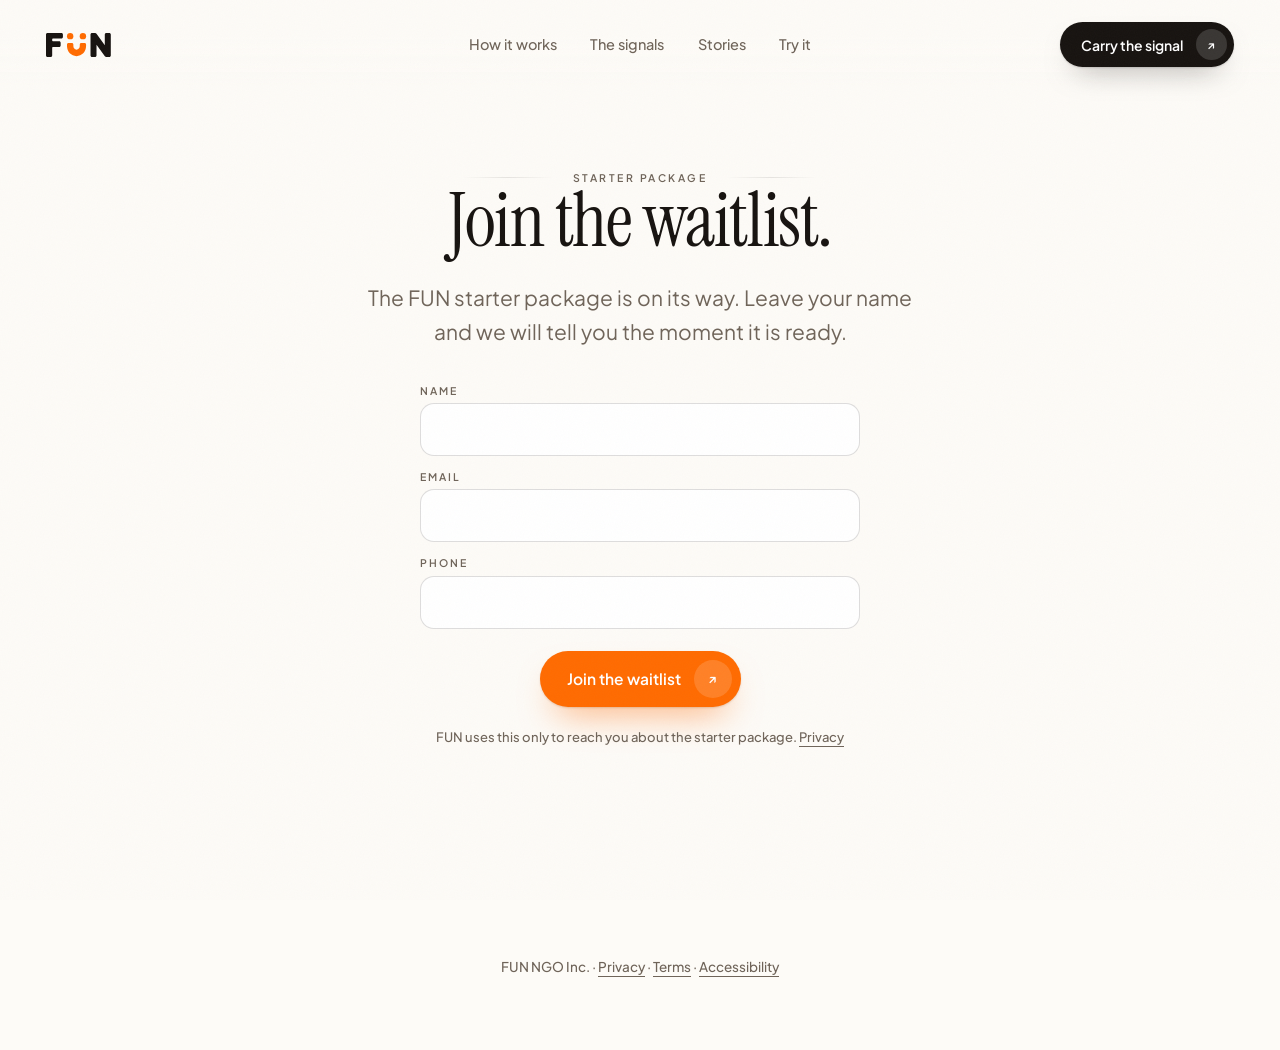
<file: join.html>
<!doctype html>
<html lang="en">
<head>
<meta charset="utf-8">
<meta name="viewport" content="width=device-width, initial-scale=1, viewport-fit=cover">
<title>Join the waitlist · FUN</title>
<meta name="description" content="Join the waitlist for the FUN starter package.">
<meta name="robots" content="noindex,nofollow">
<link rel="canonical" href="https://whyfun.org/join">
<link rel="icon" href="favicon.svg" type="image/svg+xml">
<link rel="preconnect" href="https://fonts.googleapis.com">
<link rel="preconnect" href="https://fonts.gstatic.com" crossorigin>
<link rel="stylesheet" href="https://fonts.googleapis.com/css2?family=Instrument+Serif:ital@0;1&family=Plus+Jakarta+Sans:wght@400;500;600;700&display=swap">
<link rel="stylesheet" href="site.css">
<style>
  .join { min-height:100dvh; display:grid; place-items:center; padding:120px 20px 60px; }
  .join .h1 { font-size:clamp(2.6rem, 1rem + 4.6vw, 5.4rem); }
  .join .lede { margin:22px auto 0; max-width:38ch; }
  .form { margin:38px auto 0; max-width:440px; display:grid; gap:16px; text-align:left; }
  .form label { display:grid; gap:7px; font:600 10.5px/1 var(--sans); letter-spacing:.2em; text-transform:uppercase; color:var(--soft); }
  .form input {
    font:500 16px/1.3 var(--sans); color:var(--ink); background:#fff; width:100%;
    border:1px solid rgba(23,19,16,.14); border-radius:14px; padding:15px 16px; outline:none;
    transition:border-color .2s var(--ease), box-shadow .2s var(--ease);
  }
  .form input:focus { border-color:var(--orange); box-shadow:0 0 0 4px rgba(255,107,0,.14); }
  .form input[aria-invalid="true"] { border-color:var(--red); }
  .form .act { margin-top:6px; display:flex; justify-content:center; }
  .form .cta { border:0; cursor:pointer; }
  .form__note { margin:4px 0 0; font:500 13px/1.6 var(--sans); color:var(--soft); text-align:center; }
  .form__note a { color:var(--soft); text-underline-offset:4px; }
  .form__msg { margin:0; min-height:1.6em; text-align:center; font:500 15px/1.6 var(--sans); color:var(--orange-ink); }
  .done { display:none; }
  .done.on { display:block; }
  .done .h2 { font-size:clamp(2rem, 1rem + 2.6vw, 3.4rem); }
  .form.off { display:none; }
  .join .eyebrow { justify-content:center; }
  /* honeypot: off screen, never filled by people */
  .hp { position:absolute; left:-9999px; width:1px; height:1px; overflow:hidden; }
  @media (prefers-reduced-motion:reduce){ .form input { transition:none; } }
</style>
</head>
<body>
<div class="grain"></div>
<nav class="nav">
  <a class="brand fade" style="--d:.15s" href="index.html" aria-label="FUN home">
    <svg viewBox="0 0 1080 400" role="img" aria-label="FUN">
      <path fill="#171310" d="M25 0 H257 C271 0 282 11 282 25 V66 C282 80 271 91 257 91 H115 C108 91 103 96 103 103 V126 C103 133 108 138 115 138 H220 C234 138 244 149 244 163 V210 C244 224 234 235 220 235 H115 C108 235 103 240 103 247 V375 C103 389 92 400 78 400 H25 C11 400 0 389 0 375 V25 C0 11 11 0 25 0 Z"/>
      <circle cx="403" cy="53" r="53" fill="#FF6B00"/><circle cx="615" cy="53" r="53" fill="#FF6B00"/>
      <path fill="#FF6B00" d="M375 165 C361 165 350 176 350 190 V218 C350 311 421 386 509 386 C597 386 668 311 668 218 V190 C668 176 657 165 643 165 H588 C574 165 563 176 563 190 V218 C563 251 539 279 509 279 C479 279 456 251 456 218 V190 C456 176 445 165 431 165 Z"/>
      <path fill="#171310" d="M767 0 H818 C828 0 836 4 842 13 L980 204 V25 C980 11 991 0 1005 0 H1055 C1069 0 1080 11 1080 25 V375 C1080 389 1069 400 1055 400 H1005 C995 400 987 396 981 387 L842 195 V375 C842 389 831 400 817 400 H767 C753 400 742 389 742 375 V25 C742 11 753 0 767 0 Z"/>
    </svg>
  </a>
  <span class="navlinks fade" style="--d:.2s">
    <a href="index.html#pressure">How it works</a><a href="index.html#signals">The signals</a><a href="index.html#stories">Stories</a><a href="index.html#try">Try it</a>
  </span>
  <span class="navend fade" style="--d:.25s">
    <a class="cta" href="#join">Carry the signal <span class="cta__i" aria-hidden="true">↗</span></a>
  </span>
</nav>

<main class="join" id="join">
  <div class="narrow center">
    <p class="eyebrow">Starter package</p>
    <h1 class="h1">Join the waitlist.</h1>
    <p class="lede">The FUN starter package is on its way. Leave your name and we will tell you the moment it is ready.</p>

    <form class="form" id="joinform" novalidate>
      <label>Name <input name="name" type="text" autocomplete="name" required></label>
      <label>Email <input name="email" type="email" autocomplete="email" inputmode="email" required></label>
      <label>Phone <input name="phone" type="tel" autocomplete="tel" inputmode="tel" required></label>
      <label class="hp" aria-hidden="true">Company <input name="company" type="text" tabindex="-1" autocomplete="off"></label>
      <div class="act">
        <button class="cta cta--lg cta--orange" type="submit">Join the waitlist <span class="cta__i" aria-hidden="true">↗</span></button>
      </div>
      <p class="form__note">FUN uses this only to reach you about the starter package. <a href="legal/privacy.html">Privacy</a></p>
      <p class="form__msg" role="status" aria-live="polite"></p>
    </form>

    <div class="done" id="done" role="status">
      <h2 class="h2">You are on the list.</h2>
      <p class="lede" style="margin-top:18px">We will be in touch when the starter package is ready.</p>
    </div>
  </div>
</main>

<footer class="foot">
  <p>FUN NGO Inc. · <a href="legal/privacy.html">Privacy</a> · <a href="legal/terms.html">Terms</a> · <a href="legal/accessibility.html">Accessibility</a></p>
</footer>

<script>
(function () {
  /* Submissions go to our own function (api/join.js), which forwards them
     to the GoHighLevel inbound webhook set in Vercel's GHL_WEBHOOK_URL. Until
     that variable exists the function answers 503 and the form says so,
     rather than pretending. */
  var ENDPOINT = "/api/join";

  addEventListener("load", function () { requestAnimationFrame(function () { document.body.classList.add("ready"); }); });
  setTimeout(function () { document.body.classList.add("ready"); }, 900);

  var form = document.getElementById("joinform"), msg = form.querySelector(".form__msg"), done = document.getElementById("done");
  var fields = ["name", "email", "phone"].map(function (n) { return form.elements[n]; });
  function valid(el) {
    var v = el.value.trim(), ok = v.length > 0;
    if (ok && el.name === "email") ok = /^[^\s@]+@[^\s@]+\.[^\s@]+$/.test(v);
    if (ok && el.name === "phone") ok = v.replace(/[^0-9]/g, "").length >= 7;
    el.setAttribute("aria-invalid", ok ? "false" : "true");
    return ok;
  }
  fields.forEach(function (el) { el.addEventListener("input", function () { if (el.getAttribute("aria-invalid") === "true") valid(el); }); });

  form.addEventListener("submit", function (e) {
    e.preventDefault();
    var bad = fields.filter(function (el) { return !valid(el); });
    if (bad.length) { msg.textContent = "Please check the highlighted field" + (bad.length > 1 ? "s." : "."); bad[0].focus(); return; }
    var btn = form.querySelector("button"); btn.disabled = true; msg.textContent = "Sending…";
    var data = { name: fields[0].value, email: fields[1].value, phone: fields[2].value, company: form.elements.company.value };
    fetch(ENDPOINT, { method: "POST", headers: { "Content-Type": "application/json", Accept: "application/json" }, body: JSON.stringify(data) })
      .then(function (r) {
        if (r.status === 503) throw new Error("nc");
        if (!r.ok) throw new Error(String(r.status));
        form.classList.add("off"); done.classList.add("on");
      })
      .catch(function (e) {
        btn.disabled = false;
        msg.textContent = e.message === "nc" ? "This form is not connected yet." : "That did not go through. Please try again.";
      });
  });
})();
</script>
</body>
</html>
</file>
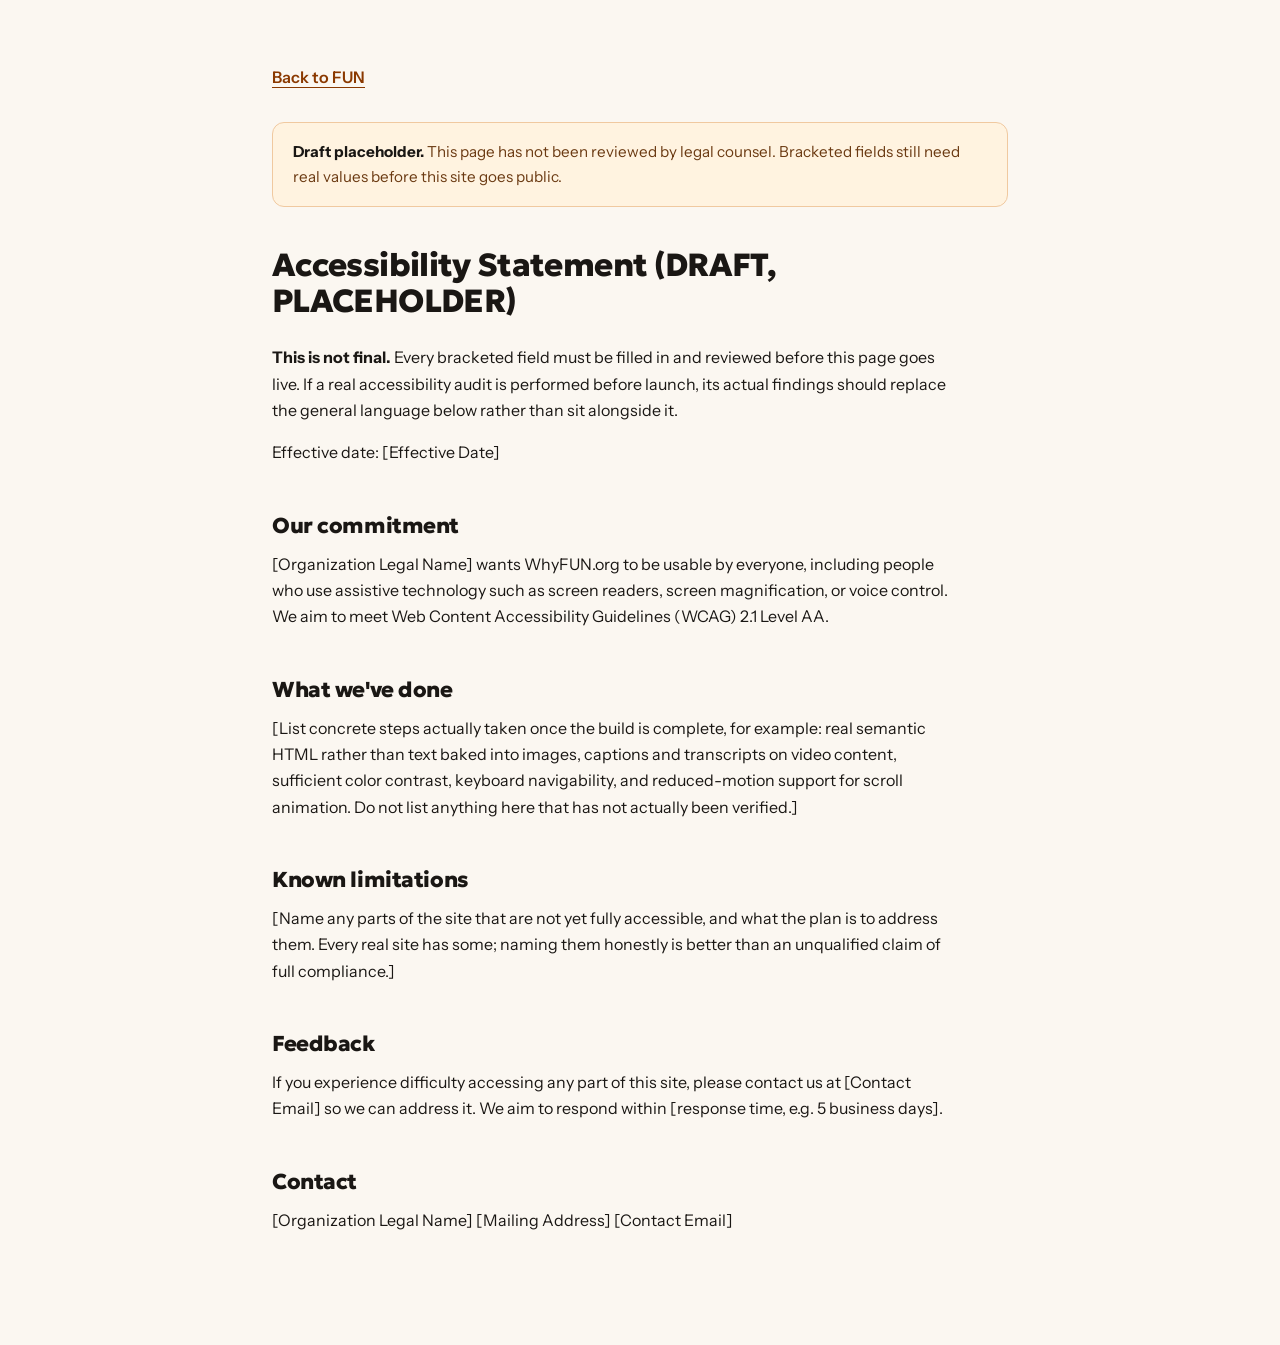
<file: legal/accessibility.html>
<!doctype html>
<html lang="en">
<head>
<meta charset="utf-8">
<meta name="viewport" content="width=device-width, initial-scale=1">
<title>Accessibility Statement · FUN</title>
<meta name="robots" content="noindex,nofollow">
<link rel="preconnect" href="https://fonts.googleapis.com">
<link rel="preconnect" href="https://fonts.gstatic.com" crossorigin>
<link rel="stylesheet" href="https://fonts.googleapis.com/css2?family=Geologica:wght@700;800&family=Instrument+Sans:wght@400;600&display=swap">
<style>
  :root { --ink:#1A1714; --soft:#6A6055; --canvas:#FBF7F1; --accent:#8A3900; }
  * { box-sizing: border-box; }
  body {
    margin:0; background:var(--canvas); color:var(--ink);
    font-family:"Instrument Sans", system-ui, sans-serif; line-height:1.65;
  }
  main { width:min(46rem, 100% - 2.5rem); margin:0 auto; padding:4rem 0 6rem; }
  h1, h2 { font-family:"Geologica", system-ui, sans-serif; font-weight:800; letter-spacing:-0.02em; line-height:1.15; }
  h1 { font-size:clamp(2rem,1.4rem+2.4vw,3rem); margin:0 0 1.5rem; }
  h2 { font-size:1.35rem; margin:3rem 0 0.75rem; }
  p { margin:0 0 1rem; max-width:62ch; }
  strong { color:var(--ink); }
  a { color:var(--accent); text-underline-offset:4px; }
  a:hover { color:var(--ink); }
  a:focus-visible { outline:3px solid var(--accent); outline-offset:3px; }
  .banner {
    background:#FFF3E0; border:1px solid #F0C9A0; border-radius:12px;
    padding:1rem 1.25rem; margin-bottom:2.5rem; font-size:0.95rem; color:#6B3A12;
  }
  .back { display:inline-block; margin-bottom:2rem; font-weight:600; }
</style>
</head>
<body>
<main>
  <a class="back" href="../index.html">Back to FUN</a>
  <div class="banner"><strong>Draft placeholder.</strong> This page has not been reviewed by legal counsel. Bracketed fields still need real values before this site goes public.</div>
<h1>Accessibility Statement (DRAFT, PLACEHOLDER)</h1>
<p><strong>This is not final.</strong> Every bracketed field must be filled in and reviewed before this page goes live. If a real accessibility audit is performed before launch, its actual findings should replace the general language below rather than sit alongside it.</p>
<p>Effective date: [Effective Date]</p>
<h2>Our commitment</h2>
<p>[Organization Legal Name] wants WhyFUN.org to be usable by everyone, including people who use assistive technology such as screen readers, screen magnification, or voice control. We aim to meet Web Content Accessibility Guidelines (WCAG) 2.1 Level AA.</p>
<h2>What we've done</h2>
<p>[List concrete steps actually taken once the build is complete, for example: real semantic HTML rather than text baked into images, captions and transcripts on video content, sufficient color contrast, keyboard navigability, and reduced-motion support for scroll animation. Do not list anything here that has not actually been verified.]</p>
<h2>Known limitations</h2>
<p>[Name any parts of the site that are not yet fully accessible, and what the plan is to address them. Every real site has some; naming them honestly is better than an unqualified claim of full compliance.]</p>
<h2>Feedback</h2>
<p>If you experience difficulty accessing any part of this site, please contact us at [Contact Email] so we can address it. We aim to respond within [response time, e.g. 5 business days].</p>
<h2>Contact</h2>
<p>[Organization Legal Name] [Mailing Address] [Contact Email]</p>
</main>
</body>
</html>
</file>
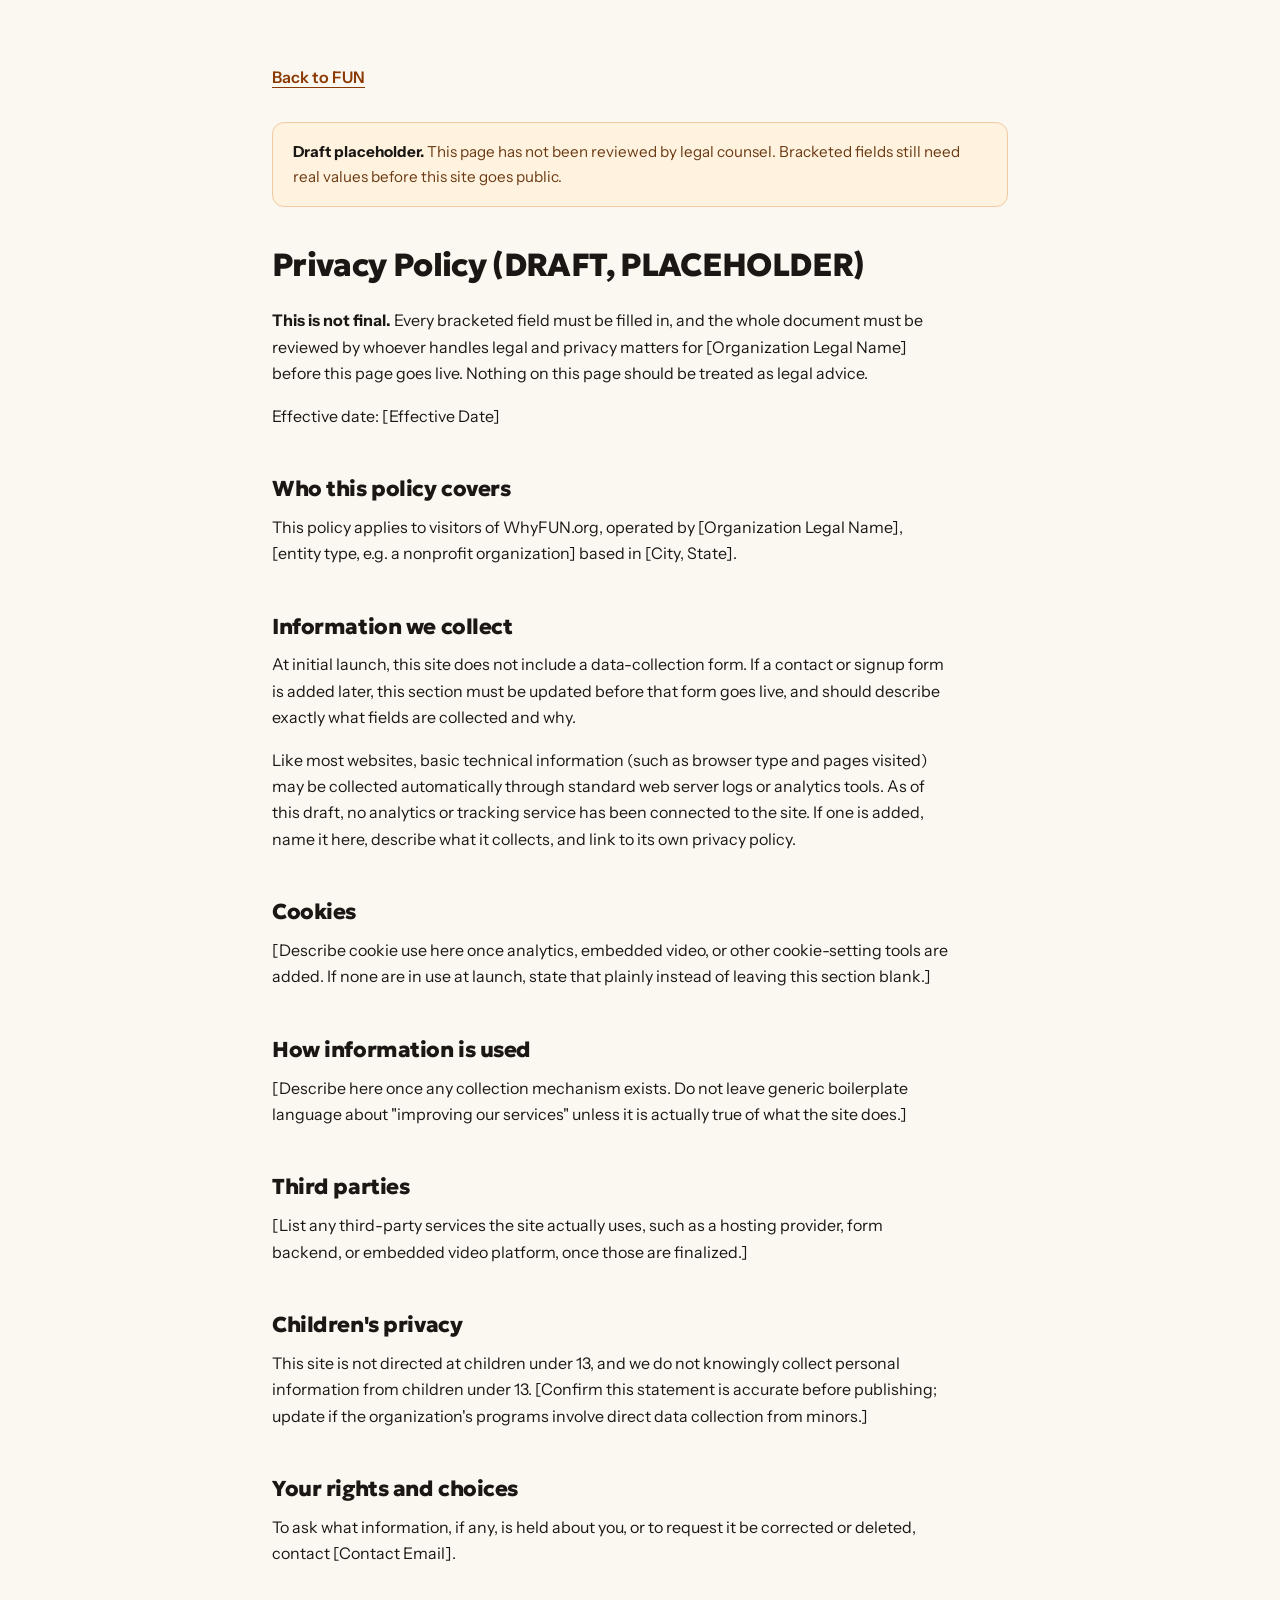
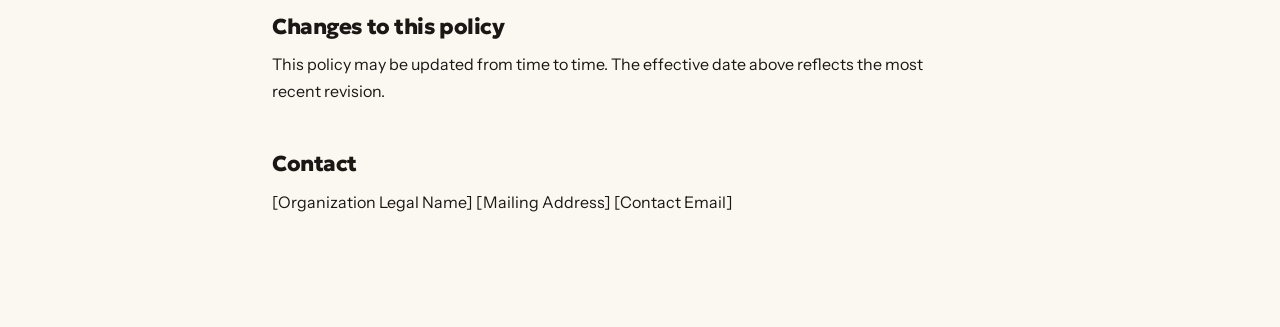
<file: legal/privacy.html>
<!doctype html>
<html lang="en">
<head>
<meta charset="utf-8">
<meta name="viewport" content="width=device-width, initial-scale=1">
<title>Privacy Policy · FUN</title>
<meta name="robots" content="noindex,nofollow">
<link rel="preconnect" href="https://fonts.googleapis.com">
<link rel="preconnect" href="https://fonts.gstatic.com" crossorigin>
<link rel="stylesheet" href="https://fonts.googleapis.com/css2?family=Geologica:wght@700;800&family=Instrument+Sans:wght@400;600&display=swap">
<style>
  :root { --ink:#1A1714; --soft:#6A6055; --canvas:#FBF7F1; --accent:#8A3900; }
  * { box-sizing: border-box; }
  body {
    margin:0; background:var(--canvas); color:var(--ink);
    font-family:"Instrument Sans", system-ui, sans-serif; line-height:1.65;
  }
  main { width:min(46rem, 100% - 2.5rem); margin:0 auto; padding:4rem 0 6rem; }
  h1, h2 { font-family:"Geologica", system-ui, sans-serif; font-weight:800; letter-spacing:-0.02em; line-height:1.15; }
  h1 { font-size:clamp(2rem,1.4rem+2.4vw,3rem); margin:0 0 1.5rem; }
  h2 { font-size:1.35rem; margin:3rem 0 0.75rem; }
  p { margin:0 0 1rem; max-width:62ch; }
  strong { color:var(--ink); }
  a { color:var(--accent); text-underline-offset:4px; }
  a:hover { color:var(--ink); }
  a:focus-visible { outline:3px solid var(--accent); outline-offset:3px; }
  .banner {
    background:#FFF3E0; border:1px solid #F0C9A0; border-radius:12px;
    padding:1rem 1.25rem; margin-bottom:2.5rem; font-size:0.95rem; color:#6B3A12;
  }
  .back { display:inline-block; margin-bottom:2rem; font-weight:600; }
</style>
</head>
<body>
<main>
  <a class="back" href="../index.html">Back to FUN</a>
  <div class="banner"><strong>Draft placeholder.</strong> This page has not been reviewed by legal counsel. Bracketed fields still need real values before this site goes public.</div>
<h1>Privacy Policy (DRAFT, PLACEHOLDER)</h1>
<p><strong>This is not final.</strong> Every bracketed field must be filled in, and the whole document must be reviewed by whoever handles legal and privacy matters for [Organization Legal Name] before this page goes live. Nothing on this page should be treated as legal advice.</p>
<p>Effective date: [Effective Date]</p>
<h2>Who this policy covers</h2>
<p>This policy applies to visitors of WhyFUN.org, operated by [Organization Legal Name], [entity type, e.g. a nonprofit organization] based in [City, State].</p>
<h2>Information we collect</h2>
<p>At initial launch, this site does not include a data-collection form. If a contact or signup form is added later, this section must be updated before that form goes live, and should describe exactly what fields are collected and why.</p>
<p>Like most websites, basic technical information (such as browser type and pages visited) may be collected automatically through standard web server logs or analytics tools. As of this draft, no analytics or tracking service has been connected to the site. If one is added, name it here, describe what it collects, and link to its own privacy policy.</p>
<h2>Cookies</h2>
<p>[Describe cookie use here once analytics, embedded video, or other cookie-setting tools are added. If none are in use at launch, state that plainly instead of leaving this section blank.]</p>
<h2>How information is used</h2>
<p>[Describe here once any collection mechanism exists. Do not leave generic boilerplate language about "improving our services" unless it is actually true of what the site does.]</p>
<h2>Third parties</h2>
<p>[List any third-party services the site actually uses, such as a hosting provider, form backend, or embedded video platform, once those are finalized.]</p>
<h2>Children's privacy</h2>
<p>This site is not directed at children under 13, and we do not knowingly collect personal information from children under 13. [Confirm this statement is accurate before publishing; update if the organization's programs involve direct data collection from minors.]</p>
<h2>Your rights and choices</h2>
<p>To ask what information, if any, is held about you, or to request it be corrected or deleted, contact [Contact Email].</p>
<h2>Changes to this policy</h2>
<p>This policy may be updated from time to time. The effective date above reflects the most recent revision.</p>
<h2>Contact</h2>
<p>[Organization Legal Name] [Mailing Address] [Contact Email]</p>
</main>
</body>
</html>
</file>
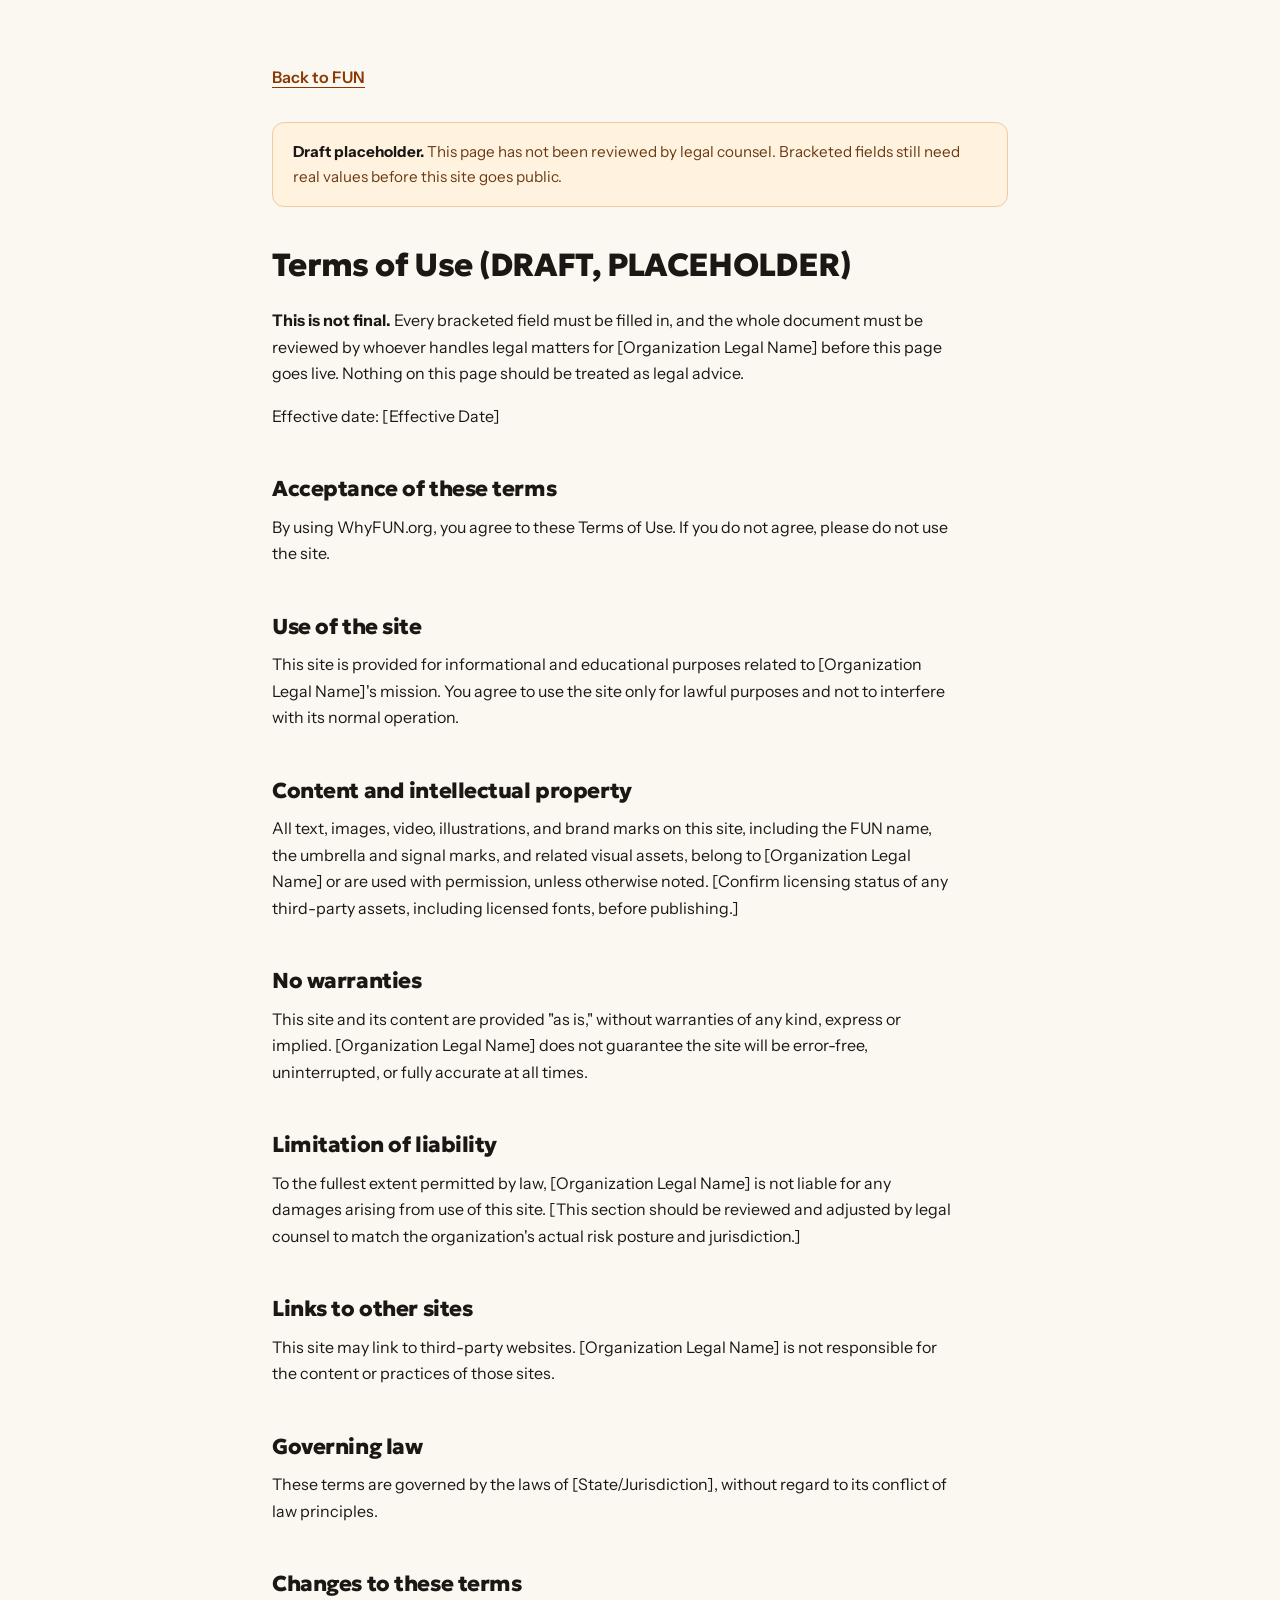
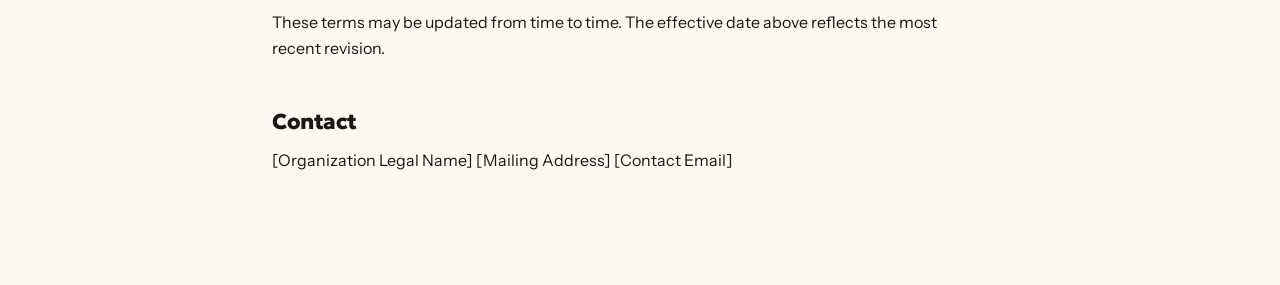
<file: legal/terms.html>
<!doctype html>
<html lang="en">
<head>
<meta charset="utf-8">
<meta name="viewport" content="width=device-width, initial-scale=1">
<title>Terms of Use · FUN</title>
<meta name="robots" content="noindex,nofollow">
<link rel="preconnect" href="https://fonts.googleapis.com">
<link rel="preconnect" href="https://fonts.gstatic.com" crossorigin>
<link rel="stylesheet" href="https://fonts.googleapis.com/css2?family=Geologica:wght@700;800&family=Instrument+Sans:wght@400;600&display=swap">
<style>
  :root { --ink:#1A1714; --soft:#6A6055; --canvas:#FBF7F1; --accent:#8A3900; }
  * { box-sizing: border-box; }
  body {
    margin:0; background:var(--canvas); color:var(--ink);
    font-family:"Instrument Sans", system-ui, sans-serif; line-height:1.65;
  }
  main { width:min(46rem, 100% - 2.5rem); margin:0 auto; padding:4rem 0 6rem; }
  h1, h2 { font-family:"Geologica", system-ui, sans-serif; font-weight:800; letter-spacing:-0.02em; line-height:1.15; }
  h1 { font-size:clamp(2rem,1.4rem+2.4vw,3rem); margin:0 0 1.5rem; }
  h2 { font-size:1.35rem; margin:3rem 0 0.75rem; }
  p { margin:0 0 1rem; max-width:62ch; }
  strong { color:var(--ink); }
  a { color:var(--accent); text-underline-offset:4px; }
  a:hover { color:var(--ink); }
  a:focus-visible { outline:3px solid var(--accent); outline-offset:3px; }
  .banner {
    background:#FFF3E0; border:1px solid #F0C9A0; border-radius:12px;
    padding:1rem 1.25rem; margin-bottom:2.5rem; font-size:0.95rem; color:#6B3A12;
  }
  .back { display:inline-block; margin-bottom:2rem; font-weight:600; }
</style>
</head>
<body>
<main>
  <a class="back" href="../index.html">Back to FUN</a>
  <div class="banner"><strong>Draft placeholder.</strong> This page has not been reviewed by legal counsel. Bracketed fields still need real values before this site goes public.</div>
<h1>Terms of Use (DRAFT, PLACEHOLDER)</h1>
<p><strong>This is not final.</strong> Every bracketed field must be filled in, and the whole document must be reviewed by whoever handles legal matters for [Organization Legal Name] before this page goes live. Nothing on this page should be treated as legal advice.</p>
<p>Effective date: [Effective Date]</p>
<h2>Acceptance of these terms</h2>
<p>By using WhyFUN.org, you agree to these Terms of Use. If you do not agree, please do not use the site.</p>
<h2>Use of the site</h2>
<p>This site is provided for informational and educational purposes related to [Organization Legal Name]'s mission. You agree to use the site only for lawful purposes and not to interfere with its normal operation.</p>
<h2>Content and intellectual property</h2>
<p>All text, images, video, illustrations, and brand marks on this site, including the FUN name, the umbrella and signal marks, and related visual assets, belong to [Organization Legal Name] or are used with permission, unless otherwise noted. [Confirm licensing status of any third-party assets, including licensed fonts, before publishing.]</p>
<h2>No warranties</h2>
<p>This site and its content are provided "as is," without warranties of any kind, express or implied. [Organization Legal Name] does not guarantee the site will be error-free, uninterrupted, or fully accurate at all times.</p>
<h2>Limitation of liability</h2>
<p>To the fullest extent permitted by law, [Organization Legal Name] is not liable for any damages arising from use of this site. [This section should be reviewed and adjusted by legal counsel to match the organization's actual risk posture and jurisdiction.]</p>
<h2>Links to other sites</h2>
<p>This site may link to third-party websites. [Organization Legal Name] is not responsible for the content or practices of those sites.</p>
<h2>Governing law</h2>
<p>These terms are governed by the laws of [State/Jurisdiction], without regard to its conflict of law principles.</p>
<h2>Changes to these terms</h2>
<p>These terms may be updated from time to time. The effective date above reflects the most recent revision.</p>
<h2>Contact</h2>
<p>[Organization Legal Name] [Mailing Address] [Contact Email]</p>
</main>
</body>
</html>
</file>
<file: site.css>
/* shared by every page: tokens, type, nav, buttons, footer */
:root {
  --cream:#FDFBF7;
  --ink:#171310;
  --soft:#6F6459;
  --hair:rgba(23,19,16,.10);
  --orange:#FF6B00;
  --orange-type:#E15E00;
  --orange-ink:#8A3900;
  --red:#DD1E33; --gold:#FFC928; --blue:#1F74DD;
  --serif:"Instrument Serif", Georgia, serif;
  --sans:"Plus Jakarta Sans", system-ui, sans-serif;
  --ease:cubic-bezier(0.32,0.72,0,1);
}
* { box-sizing:border-box; }
html,body { margin:0; }
body { background:var(--cream); color:var(--ink); font-family:var(--sans); -webkit-font-smoothing:antialiased; }
::selection { background:rgba(255,107,0,.2); }

.grain {
  position:fixed; inset:0; z-index:60; pointer-events:none; opacity:.03;
  background-image:url("data:image/svg+xml,%3Csvg xmlns='http://www.w3.org/2000/svg' width='160' height='160'%3E%3Cfilter id='n'%3E%3CfeTurbulence type='fractalNoise' baseFrequency='.85' numOctaves='3'/%3E%3C/filter%3E%3Crect width='160' height='160' filter='url(%23n)'/%3E%3C/svg%3E");
}

h1,h2,h3 { margin:0; font-family:var(--serif); font-weight:400; letter-spacing:-.02em; line-height:1.02; }
.h2 { font-size:clamp(2.3rem, 0.9rem + 3.8vw, 5rem); }
p { margin:0; }
.lede { font-size:clamp(1.05rem, 0.95rem + 0.45vw, 1.4rem); line-height:1.58; color:var(--soft); }
.wrap { width:min(1240px, calc(100% - 40px)); margin-inline:auto; }
.narrow { width:min(760px, calc(100% - 40px)); margin-inline:auto; }
.center { text-align:center; }

.eyebrow {
  position:relative; z-index:8;
  display:flex; align-items:center; justify-content:center; gap:20px;
  font:600 10.5px/1 var(--sans); letter-spacing:.24em; text-transform:uppercase; color:var(--soft);
}
.eyebrow::before, .eyebrow::after {
  content:""; height:1px; width:clamp(40px, 7vw, 110px);
  background:linear-gradient(to right, transparent, var(--hair), transparent);
}

.cta {
  display:inline-flex; align-items:center; gap:13px;
  background:var(--ink); color:#fff; text-decoration:none;
  font:600 14px/1 var(--sans); padding:7px 7px 7px 21px; border-radius:999px;
  transition:transform .3s var(--ease), box-shadow .3s var(--ease);
  box-shadow:0 1px 2px rgba(23,19,16,.14), 0 14px 30px -16px rgba(23,19,16,.55);
  border:0; cursor:pointer;
}
.cta__i {
  width:31px; height:31px; border-radius:999px; background:rgba(255,255,255,.15);
  display:grid; place-items:center; font-size:12px; line-height:1;
  transition:transform .3s var(--ease), background .3s var(--ease);
}
.cta:hover { transform:translateY(-1px); }
.cta:hover .cta__i { transform:translate(2px,-2px) scale(1.06); background:rgba(255,255,255,.24); }
.cta:active { transform:scale(.985); }
.cta:focus-visible { outline:3px solid var(--orange-ink); outline-offset:3px; }
.cta--orange { background:var(--orange); box-shadow:0 1px 2px rgba(150,64,0,.2), 0 18px 36px -16px rgba(255,107,0,.66); }
.cta--lg { font-size:15.5px; padding:9px 9px 9px 27px; }
.cta--lg .cta__i { width:38px; height:38px; font-size:13px; }

.nav {
  position:fixed; z-index:50; top:0; left:0; right:0;
  display:grid; grid-template-columns:1fr auto 1fr; align-items:center;
  padding:22px clamp(20px, 3.6vw, 54px);
  background:linear-gradient(to bottom, var(--cream) 42%, rgba(253,251,247,0));
}
.brand { display:flex; align-items:center; justify-self:start; text-decoration:none; }
.brand svg { height:24px; width:auto; display:block; }
.navlinks { display:flex; align-items:center; gap:clamp(20px, 2.6vw, 38px); justify-self:center; }
.navlinks a { font:500 14.5px/1 var(--sans); color:var(--soft); text-decoration:none; transition:color .2s var(--ease); }
.navlinks a:hover { color:var(--ink); }
.navend { justify-self:end; }
@media (max-width:900px){ .navlinks { display:none; } }

.foot { padding:56px 0 72px; text-align:center; font:500 13.5px/1.6 var(--sans); color:var(--soft); }
.foot a { color:var(--soft); text-underline-offset:4px; }
.foot a:hover { color:var(--ink); }
</file>
<file: scenes.css>
/* ============================================================== scenes
   A scene is a tall section with a sticky stage. Scroll position inside it
   becomes --p (0 to 1). Beats are stacked in one place and only one is lit at
   a time, so the reader is always looking at exactly one thing. */

.scene { position:relative; }
.scene__pin {
  position:sticky; top:0; height:100dvh;
  display:grid; place-items:center;
  overflow:hidden;
  padding:clamp(72px,10vh,120px) 20px;
}
/* .scene__inner stays unpositioned on purpose: the rail lives inside it but
   must anchor to the sticky viewport above, or it rides up with short beats
   and crosses the copy */
.scene__inner { position:static; width:min(1180px, 100%); text-align:center; }

/* beats occupy the same cell, so they replace each other rather than stack */
.beats { display:grid; }
.beats > .beat { grid-area:1 / 1; }
.beat {
  opacity:0; transform:translateY(26px); filter:blur(8px);
  transition:opacity .55s var(--ease), transform .7s var(--ease), filter .55s var(--ease);
  pointer-events:none;
}
.beat.on { opacity:1; transform:none; filter:blur(0); pointer-events:auto; }
/* a beat that has already been passed leaves upward, not downward */
.beat.past { transform:translateY(-26px); }

.beat h2, .beat h3 { margin:0; }
.beat .lede { margin-inline:auto; max-width:44ch; }
.beat .kicker {
  font:600 10.5px/1 var(--sans); letter-spacing:.24em; text-transform:uppercase;
  color:var(--soft); margin-bottom:26px;
}

/* a thin progress hairline so the reader knows a scene is finite */
.scene__rail {
  position:absolute; left:50%; bottom:clamp(26px,5vh,54px); transform:translateX(-50%);
  width:clamp(120px,14vw,210px); height:2px; border-radius:2px;
  background:rgba(23,19,16,.10); overflow:hidden;
}
.scene__rail i {
  display:block; height:100%; width:100%; border-radius:2px;
  background:var(--orange); transform-origin:left center;
  transform:scaleX(var(--p,0));
}

/* ------------------------------------------------------- camera pull-back */
/* sized so the frame plus two lines of copy still fit one viewport */
.cam {
  position:relative; width:min(960px,100%); aspect-ratio:16/9;
  overflow:hidden; border-radius:4px;
  -webkit-mask-image:radial-gradient(72% 76% at 50% 48%, #000 62%, transparent 94%);
  mask-image:radial-gradient(72% 76% at 50% 48%, #000 62%, transparent 94%);
}
.cam__world { position:absolute; inset:0; transform-origin:0 0; }
.cam__photo { position:absolute; inset:0; width:100%; height:100%; object-fit:cover; display:block; }
/* The pin sits where it belongs on the lapel, in the photograph's own
   coordinates, so it scales with the camera and is the only pin in the scene:
   the photograph behind it carries none. */
.cam__pin {
  position:absolute; left:71.70%; top:48.15%; width:0.80%;
  transform:translate(-50%,-50%);
  display:block; height:auto;
}
/* the flat brand mark, centred in the frame, which the pin replaces */
.cam__flat { position:absolute; inset:0; display:grid; place-items:center; pointer-events:none; }
.cam__flat svg { width:28%; height:auto; display:block; }

/* --------------------------------------------------------------- signals */
.sigbig { display:flex; flex-direction:column; align-items:center; gap:22px; }
.sigbig .dot { width:clamp(54px,7vw,88px); height:clamp(54px,7vw,88px); border-radius:50%; }
.sigrow { display:flex; align-items:center; justify-content:center; gap:clamp(28px,5vw,78px); flex-wrap:wrap; }
.sigrow .one { display:flex; flex-direction:column; align-items:center; gap:12px; }
.sigrow .one i { width:30px; height:30px; border-radius:50%; display:block; }
.sigrow .one b { font-family:var(--serif); font-weight:400; font-size:clamp(1.3rem, 1rem + .8vw, 1.8rem); }

/* ---------------------------------------------------------------- frames */
.shot { position:relative; width:min(940px,100%); margin-inline:auto; }
.shot .bezel { margin:0 auto; }
.shot figcaption { margin-top:20px; font:500 14px/1.6 var(--sans); color:var(--soft); }

@media (prefers-reduced-motion:reduce){
  .scene__pin { position:static; height:auto; padding-block:clamp(56px,8vh,96px); }
  .beats { display:block; }
  .beats > .beat { grid-area:auto; }
  .beat { opacity:1 !important; transform:none !important; filter:none !important; }
  .beat + .beat { margin-top:clamp(40px,7vh,88px); }
  .scene__rail { display:none; }
  .cam__world { transform:none !important; filter:none !important; }
}

/* the peak's copy sits under a frame, so it runs a rung smaller than a
   full-screen beat and is guaranteed two lines of room */
#turn .beat .h2 { font-size:clamp(1.8rem, 0.9rem + 2.2vw, 3.1rem); }
#turn .beats { min-height:2.4em; }

/* ===================================================== the wordmark builds */
.wm { width:min(720px,86%); margin-inline:auto; }
.wm svg { width:100%; height:auto; display:block; overflow:visible; }
.wm-dot { opacity:var(--d1,0); transform-box:fill-box; transform-origin:center;
          transform:scale(calc(.92 + .08 * var(--d1,0))); }
/* geometry properties are animatable in CSS, so the shutter is a real reveal */
.wm-shutter { y:calc(390px - 394px * var(--d2,0)); height:calc(394px * var(--d2,0)); }
.wm-f { opacity:var(--d3,0); transform:translateX(calc(-260px * (1 - var(--d3,0)))); }
.wm-n { opacity:var(--d3,0); transform:translateX(calc(260px * (1 - var(--d3,0)))); }
.wm-line { font-family:var(--serif); font-size:clamp(1.5rem, 1rem + 1.6vw, 2.7rem); line-height:1.2; letter-spacing:-.015em; }

.lightshot img { display:block; width:100%; height:auto;
  -webkit-mask-image:radial-gradient(62% 68% at 50% 46%, #000 56%, transparent 92%);
  mask-image:radial-gradient(62% 68% at 50% 46%, #000 56%, transparent 92%); }
.lightshot { width:min(760px,100%); margin-inline:auto; }

/* the one word that changes under you */
.swap { position:relative; display:inline-grid; vertical-align:baseline; }
.swap > span { grid-area:1/1; transition:opacity .45s var(--ease), transform .45s var(--ease); }
.swap__a { opacity:calc(1 - var(--sw,0)); transform:translateY(calc(-14px * var(--sw,0))); }
.swap__b { opacity:var(--sw,0); transform:translateY(calc(14px * (1 - var(--sw,0)))); color:var(--orange-type); }

/* ======================================================== the three marks */
.marks { display:flex; align-items:flex-end; justify-content:center; gap:clamp(30px,6vw,96px); flex-wrap:wrap; }
.mark3 { display:flex; flex-direction:column; align-items:center; gap:20px;
         opacity:0; transform:translateY(20px); filter:blur(6px);
         transition:opacity .5s var(--ease), transform .6s var(--ease), filter .5s var(--ease); }
.mark3.on { opacity:1; transform:none; filter:blur(0); }
.mark3 svg, .mark3 img { width:clamp(72px,9vw,124px); height:auto; display:block; }
.mark3 b { font-family:var(--serif); font-weight:400; font-size:clamp(1.3rem, 1rem + .9vw, 2rem); }

/* ============================ the one section that does not move at all */
.still { padding:clamp(120px,22vh,240px) 20px; text-align:center; background:var(--cream); }
.still__line { font-family:var(--serif); font-size:clamp(1.6rem, 1rem + 2vw, 3.2rem);
               line-height:1.25; letter-spacing:-.015em; }
.still__line + .still__line { margin-top:28px; color:var(--soft); }

/* ================================================== warmth returns, moving */
.gladline { position:absolute; top:clamp(70px,13vh,130px); left:0; right:0; text-align:center; z-index:4; }
.gladrail { display:flex; align-items:center; gap:clamp(18px,2.2vw,34px); will-change:transform; }
.gladrail img { flex:none; width:clamp(230px,26vw,380px); height:auto; border-radius:18px; display:block;
                box-shadow:0 2px 6px rgba(60,40,20,.08), 0 26px 54px -26px rgba(60,40,20,.36); }

/* ============================================================== the map */
.mapwrap { width:min(940px,100%); margin-inline:auto; }
.map-pin { opacity:0; transform-box:fill-box; transform-origin:center; transform:translateY(8px) scale(.7); }
.map-pin.on { opacity:1; transform:none; transition:opacity .5s var(--ease), transform .6s var(--ease); }
.map-ring { transform-box:fill-box; transform-origin:center; opacity:0; }
.map-pin.on .map-ring { animation:mapPulse 1500ms var(--ease) 1 forwards; }
@keyframes mapPulse {
  0%   { opacity:.55; transform:scale(.3); }
  70%  { opacity:.12; transform:scale(2.4); }
  100% { opacity:0;   transform:scale(3); }
}

/* ========================================================= the three asks */
.ask { padding-block:clamp(96px,15vh,190px); }
.qform { margin-top:48px; display:grid; }
.q { grid-area:1/1; display:grid; justify-items:center; gap:16px;
     opacity:0; transform:translateY(20px); pointer-events:none;
     transition:opacity .5s var(--ease), transform .55s var(--ease); }
.q.on { opacity:1; transform:none; pointer-events:auto; }
.q__dot { width:26px; height:26px; border-radius:50%; display:block; }
.q label { font-family:var(--serif); font-size:clamp(1.4rem, 1rem + 1.2vw, 2.2rem); line-height:1.25; }
.q textarea {
  width:min(520px,100%); border:1px solid var(--hair); border-radius:16px; background:#fff;
  padding:16px 18px; font:400 16px/1.5 var(--sans); color:var(--ink); resize:none;
  box-shadow:inset 0 1px 2px rgba(60,40,20,.05);
}
.q textarea:focus { outline:3px solid rgba(255,107,0,.35); outline-offset:2px; border-color:transparent; }
.q textarea::placeholder { color:#A79C8E; }
.qdone { display:grid; justify-items:center; gap:6px; }
.qdots { display:flex; gap:9px; margin-bottom:18px; }
.qdots i { width:12px; height:12px; border-radius:50%; display:block; }
.quietlink { margin-top:22px; font:500 14px/1 var(--sans); }
.quietlink a { color:var(--soft); text-underline-offset:5px; }
.quietlink a:hover { color:var(--ink); }

@media (prefers-reduced-motion:reduce){
  .wm-dot,.wm-f,.wm-n { opacity:1 !important; transform:none !important; }
  .wm-shutter { y:-4px !important; height:394px !important; }
  .mark3 { opacity:1 !important; transform:none !important; filter:none !important; }
  .gladrail { transform:none !important; overflow-x:auto; }
  .map-pin { opacity:1 !important; transform:none !important; }
  .map-pin .map-ring { display:none; }
  .q { grid-area:auto; opacity:1 !important; transform:none !important; pointer-events:auto; margin-bottom:44px; }
}

/* the stories frame leaves room for its caption and the scene rail beneath */
#stories .shot { width:min(720px,100%); }
#stories .beat figcaption { margin-top:16px; }

/* the close is anchored on the object itself */
.closepin { display:block; width:clamp(96px,11vw,150px); height:auto; margin:0 auto 34px;
            filter:drop-shadow(0 2px 3px rgba(18,12,6,.18)) drop-shadow(0 18px 30px rgba(18,12,6,.16)); }

/* Measured: promoting the blurred beats to their own layers halved the one
   cold hitch but doubled p95 frame time for the whole scene. One 100ms frame
   on first entry is the better trade, so nothing here is pre-warmed. */
.cam { transform-origin:50% 50%; will-change:transform; }

/* the still beat holds the whole viewport alone: nothing above it, nothing
   peeking in below, nothing moving */
.still { min-height:100dvh; display:grid; place-items:center; }

/* ===================================== full-bleed scenes: the page is the frame */
.scene--full .scene__pin { padding:0; }
.scene--full .scene__inner { width:100%; height:100%; position:relative; }
.scene--full .cam {
  position:absolute; inset:0; width:auto; aspect-ratio:auto; border-radius:0;
  -webkit-mask-image:none; mask-image:none; overflow:hidden;
}
.scene--full .cam__world { inset:auto; }
/* The frame is fitted inside the safe area (under the nav, above the copy)
   rather than covering the viewport, so nothing that matters is cropped on a
   short or narrow window. Two white feathers make it part of the page: one in
   the viewport (::before), which carries the close-ups and eases off as the
   camera pulls wide, and one in the frame's own space (.cam__fade) that takes
   every edge and corner to the page colour, so there is no line to see. */
.scene--full .cam::before {
  content:""; position:absolute; inset:0; pointer-events:none; z-index:3;
  opacity:var(--vig,1);
  background:radial-gradient(ellipse 64% 62% at 50% 58%, transparent 40%, rgba(255,255,255,.42) 62%, rgba(255,255,255,.88) 84%, rgba(255,255,255,.97) 94%, var(--cream) 100%);
}
/* the band the copy sits on, under the nav. constant, so legibility never
   depends on the camera */
.scene--full .cam::after {
  content:""; position:absolute; inset:0; pointer-events:none; z-index:3;
  background:linear-gradient(to bottom, var(--cream) 0%, rgba(255,255,255,.96) 14%, rgba(255,255,255,.9) 30%, rgba(255,255,255,.5) 44%, transparent 56%);
}
/* page colour with alpha, never white: the frame has to end in the page, not
   in a lighter halo that gives its shape away */
.cam__fade {
  position:absolute; inset:0; pointer-events:none;
  background:
    radial-gradient(ellipse 70% 70% at 50% 50%, transparent 50%, rgba(253,251,247,.35) 72%, rgba(253,251,247,.7) 100%),
    linear-gradient(to bottom, var(--cream) 0%, rgba(253,251,247,.85) 3%, rgba(253,251,247,.4) 7%, transparent 13%),
    linear-gradient(to top,    var(--cream) 0%, rgba(253,251,247,.85) 8%, rgba(253,251,247,.4) 17%, transparent 30%),
    linear-gradient(to right,  var(--cream) 0%, rgba(253,251,247,.85) 5%, rgba(253,251,247,.4) 12%, transparent 22%),
    linear-gradient(to left,   var(--cream) 0%, rgba(253,251,247,.85) 5%, rgba(253,251,247,.4) 12%, transparent 22%);
}
/* the photograph already fades to white inside the file, so its feather is
   one soft pool that turns that white into the page, the way the hero does */
#turn .cam__fade {
  background:
    radial-gradient(ellipse 62% 62% at 50% 50%, transparent 40%, rgba(253,251,247,.4) 60%, rgba(253,251,247,.9) 76%, var(--cream) 80%),
    linear-gradient(to bottom, var(--cream) 0%, transparent 8%),
    linear-gradient(to top,    var(--cream) 0%, transparent 8%),
    linear-gradient(to right,  var(--cream) 0%, transparent 8%),
    linear-gradient(to left,   var(--cream) 0%, transparent 8%);
}
/* the flat mark lives in the same safe area as the frame, so it is never
   under the copy and the pin can take its place exactly */
.scene--full .cam__flat {
  z-index:4; display:flex; align-items:flex-start; justify-content:center;
  inset:var(--safe-t,90px) 0 var(--safe-b,300px) 0; padding-top:6px;
}
.scene--full .cam__flat svg { width:var(--flat,360px); height:var(--flat,360px); }
/* a phone crops the frame at the viewport's sides, so those sides go to fog */
@media (max-width:760px){
  .scene--full .cam {
    -webkit-mask-image:linear-gradient(to right, transparent 0, #000 7%, #000 93%, transparent 100%);
            mask-image:linear-gradient(to right, transparent 0, #000 7%, #000 93%, transparent 100%);
  }
}
/* the copy leads: it sits just under the nav and the picture takes the room below */
.scene--full .beats { position:absolute; left:0; right:0; top:calc(var(--navB,89px) + clamp(12px,3vh,30px)); z-index:6; padding:0 20px; }
.scene--full .scene__rail { z-index:7; }
/* copy on a full-bleed scene also answers to the viewport's height, so two
   lines always leave the frame room on a short, wide window */
.scene--full .h2 { font-size:min(clamp(2.3rem, 0.9rem + 3.8vw, 5rem), 7.6vh); }
#turn .beat .h2 { font-size:min(clamp(2rem, 1rem + 2.6vw, 3.6rem), 7vh); }

/* =========================================== the signal over the intersection */
.cam__clip { position:absolute; inset:0; width:100%; height:100%; object-fit:cover; display:block; }
.light { position:absolute; left:50%; top:4%; width:11.5%; transform:translateX(-50%); }
.light img { display:block; width:100%; height:auto; }
/* three real states of the same light, registered to one frame. green is the
   base; amber and red are laid over it in turn, so the housing never thins */
.ls { position:absolute; inset:0; }
.ls--g { position:relative; }
.ls--y { opacity:var(--ly,0); }
.ls--r { opacity:var(--lr,0); }
@media (prefers-reduced-motion:reduce){
  .light { opacity:1 !important; }
  .ls--y, .ls--r { opacity:1 !important; }
}

/* the light's box must report an honest offsetLeft for the camera to aim at,
   so it is placed by left, not by a transform */
.light { left:44.25%; transform:none; }




/* the row leaves and enters through fog, not a hard edge */
#glad .scene__pin {
  -webkit-mask-image:linear-gradient(to right, transparent 0, #000 11%, #000 89%, transparent 100%);
          mask-image:linear-gradient(to right, transparent 0, #000 11%, #000 89%, transparent 100%);
}

/* headline and row are one centred group, so a short window pushes the row
   down under the words instead of into them */
#glad .scene__pin { display:flex; flex-direction:column; justify-content:center; align-items:flex-start; gap:clamp(28px,6vh,64px); }
#glad .gladline { position:static; align-self:stretch; }
#glad .gladrail { flex:none; }
#glad .h2 { font-size:min(clamp(2.3rem, 0.9rem + 3.8vw, 5rem), 7.6vh); }

/* Reduced motion: a full-bleed scene has no sticky viewport to fill, so it
   becomes one still frame with its copy listed beneath it, like every other
   scene does under this setting. Without this the frame has no height. */
@media (prefers-reduced-motion:reduce){
  .scene--full .scene__pin { position:relative; height:auto; padding:clamp(56px,8vh,96px) 0; }
  .scene--full .scene__inner { height:auto; display:flex; flex-direction:column; }
  .scene--full .cam { position:relative; inset:auto; width:100%; height:min(56vh,520px); }
  .scene--full .cam::before, .scene--full .cam::after, .scene--full .cam__flat { display:none; }
  .scene--full .beats { position:static; order:-1; padding:0 20px clamp(28px,5vh,48px); }
}

/* ================================================= the map: a globe, still */
/* a rendered globe turned to the United States. it lifts back as the scene
   opens and breathes very slowly; the marks light across it one at a time */
#map .cam__world { transform-origin:50% 50%; animation:mapFloat 7s ease-in-out infinite; }
#map .globe { position:absolute; inset:0; transform-origin:50% 50%; transform:scale(calc(1.08 - 0.08 * var(--lift,1))); }
#map .globe img { position:absolute; inset:0; width:100%; height:100%; object-fit:cover; display:block; }
.mapmarks { position:absolute; inset:0; width:100%; height:100%; overflow:visible; }
.map-ring { fill:none; stroke:#FF6B00; stroke-width:4; }
@keyframes mapFloat { 0%, 100% { transform:translateY(0); } 50% { transform:translateY(-10px); } }
@media (prefers-reduced-motion:reduce){
  #map .cam__world { animation:none; }
  #map .globe { transform:none !important; }
}

/* the copy zone is as tall as the tallest beat. a one-line beat sits at the
   bottom of it, on the picture, rather than leaving a hole above the frame */
.scene--full .beats > .beat { align-self:end; }
</file>
